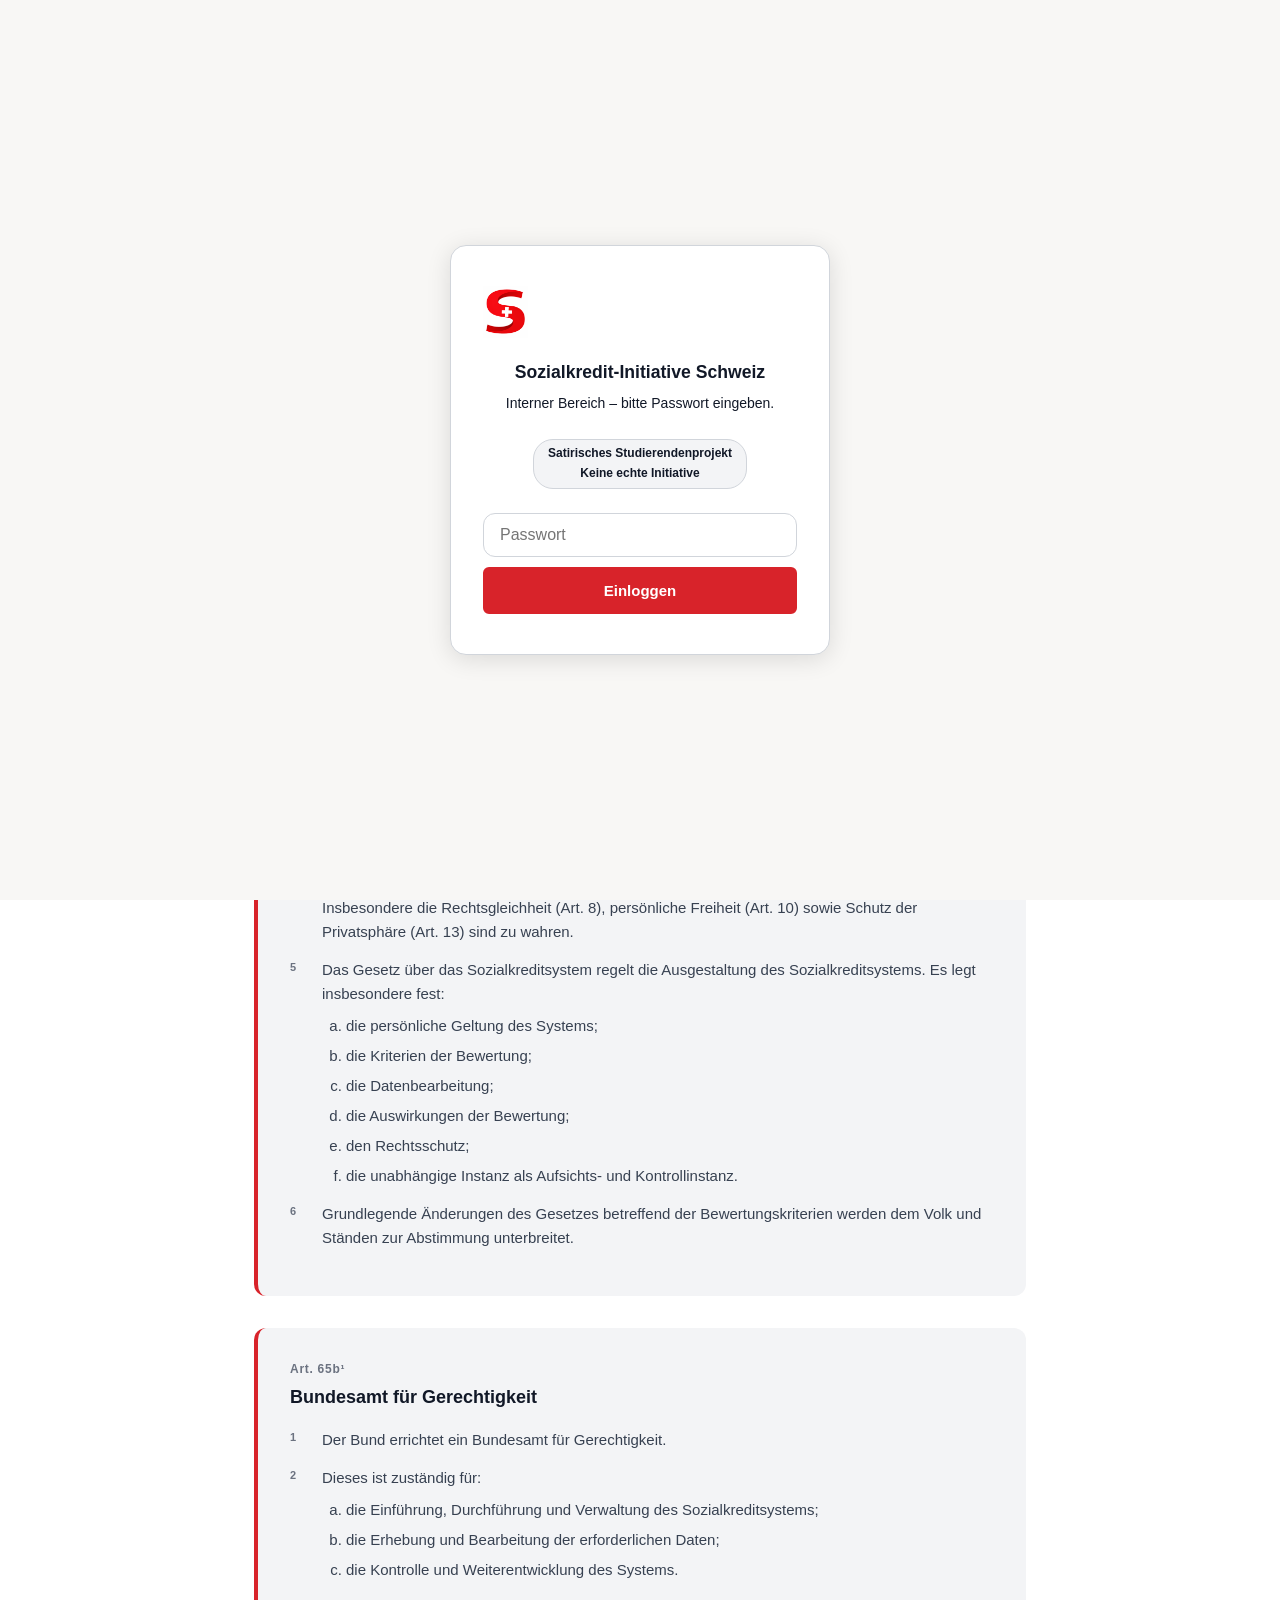
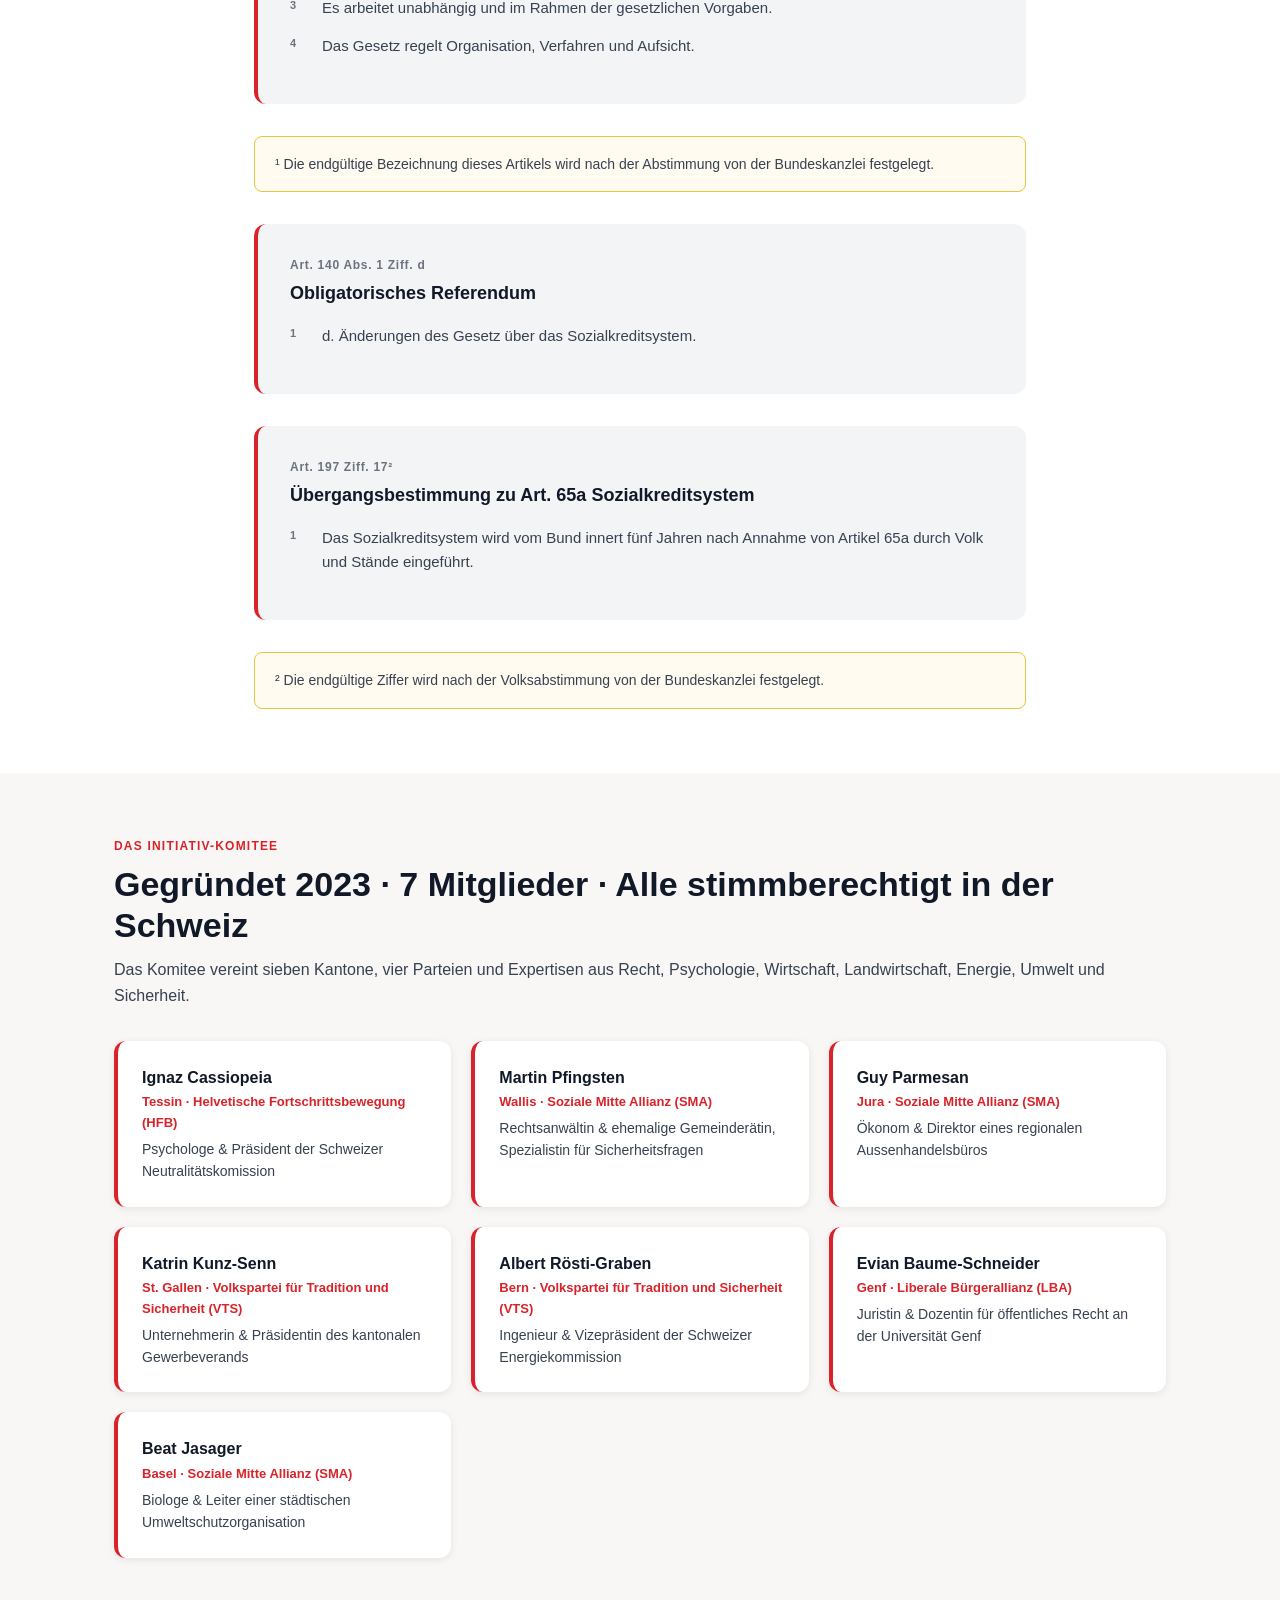
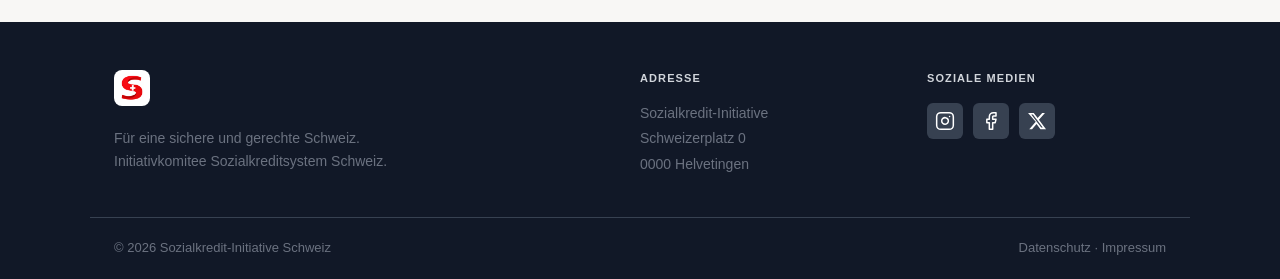
<file: testlauf/bundesverfassung.html>
<!DOCTYPE html>
<html lang="de">
<head>
  <meta charset="UTF-8">
  <meta name="viewport" content="width=device-width, initial-scale=1.0">
  <title>Bundesverfassung – Sozialkredit-Initiative Schweiz</title>
  <link rel="stylesheet" href="styles.css">
</head>
<body>

<nav class="site-nav">
  <div class="nav-inner">
    <a href="index.html" class="nav-logo">
      <img src="website_material/Logo_Sozialkredit.png" alt="SKS Logo">
      <span>Sozialkredit-Initiative Schweiz</span>
    </a>
    <button class="nav-hamburger" aria-label="Navigation öffnen">
      <span></span><span></span><span></span>
    </button>
    <ul class="nav-links">
      <li><a href="index.html">Startseite</a></li>
      <li><a href="initiative.html">Initiative</a></li>
      <li><a href="bundesverfassung.html">Bundesverfassung</a></li>
      <li><a href="faktencheck.html">Faktencheck</a></li>
      <li><a href="testlauf.html">Testlauf</a></li>
      <li><a href="spiel.html">Spiel</a></li>
      <li><a href="spenden.html" class="nav-cta">Spenden</a></li>
    </ul>
  </div>
</nav>

<!-- PAGE HEADER -->
<section style="padding: 3rem 0 2rem; border-bottom: 1px solid var(--grey-300);">
  <div class="container">
    <div class="section-label">Bundesverfassung</div>
    <h1 style="font-size: clamp(1.75rem, 4vw, 2.5rem);">Eidgenössische Volksinitiative<br>«für eine sichere und gerechte Schweiz<br>(Sozialkredit-Initiative)»</h1>
    <p class="lead" style="margin: 1rem 0 1.5rem;">Die Bundesverfassung soll wie folgt geändert werden.</p>
    <a href="#" class="btn btn-primary" data-modal="signature">Jetzt Sozialkredit-Initiative unterschreiben</a>
  </div>
</section>

<!-- VERFASSUNGSTEXT -->
<section>
  <div class="container" style="max-width: 820px;">
    <div class="section-label">Initiativtext</div>
    <h2 style="margin-bottom: 2rem;">Der vollständige Verfassungstext</h2>

    <!-- Art. 65a -->
    <div class="verfassung-article">
      <div class="art-label">Art. 65a¹</div>
      <h3>Sozialkreditsystem</h3>
      <ol>
        <li>Der Bund errichtet ein Sozialkreditsystem für natürliche Personen.</li>
        <li>Das Sozialkreditsystem dient der Förderung von gesetzeskonformem, verantwortungsbewusstem und solidarischem Verhalten.</li>
        <li>Es können Punkte vergeben und entzogen werden. Diese können bei staatlichen Leistungen, Bewilligungen, anderen öffentlich-rechtlichen Vorteilen oder weiteren Bereichen berücksichtigt werden.</li>
        <li>Der Bund erlässt ein Gesetz über das Sozialkreditsystem. Dabei sind die Grundrechte zu beachten. Insbesondere die Rechtsgleichheit (Art. 8), persönliche Freiheit (Art. 10) sowie Schutz der Privatsphäre (Art. 13) sind zu wahren.</li>
        <li>Das Gesetz über das Sozialkreditsystem regelt die Ausgestaltung des Sozialkreditsystems. Es legt insbesondere fest:
          <ol class="sub-list">
            <li>die persönliche Geltung des Systems;</li>
            <li>die Kriterien der Bewertung;</li>
            <li>die Datenbearbeitung;</li>
            <li>die Auswirkungen der Bewertung;</li>
            <li>den Rechtsschutz;</li>
            <li>die unabhängige Instanz als Aufsichts- und Kontrollinstanz.</li>
          </ol>
        </li>
        <li>Grundlegende Änderungen des Gesetzes betreffend der Bewertungskriterien werden dem Volk und Ständen zur Abstimmung unterbreitet.</li>
      </ol>
    </div>

    <!-- Art. 65b -->
    <div class="verfassung-article">
      <div class="art-label">Art. 65b¹</div>
      <h3>Bundesamt für Gerechtigkeit</h3>
      <ol>
        <li>Der Bund errichtet ein Bundesamt für Gerechtigkeit.</li>
        <li>Dieses ist zuständig für:
          <ol class="sub-list">
            <li>die Einführung, Durchführung und Verwaltung des Sozialkreditsystems;</li>
            <li>die Erhebung und Bearbeitung der erforderlichen Daten;</li>
            <li>die Kontrolle und Weiterentwicklung des Systems.</li>
          </ol>
        </li>
        <li>Es arbeitet unabhängig und im Rahmen der gesetzlichen Vorgaben.</li>
        <li>Das Gesetz regelt Organisation, Verfahren und Aufsicht.</li>
      </ol>
    </div>

    <div class="footnote-box">
      ¹ Die endgültige Bezeichnung dieses Artikels wird nach der Abstimmung von der Bundeskanzlei festgelegt.
    </div>

    <!-- Art. 140 -->
    <div class="verfassung-article" style="margin-top: 2rem;">
      <div class="art-label">Art. 140 Abs. 1 Ziff. d</div>
      <h3>Obligatorisches Referendum</h3>
      <ol>
        <li>d. Änderungen des Gesetz über das Sozialkreditsystem.</li>
      </ol>
    </div>

    <!-- Art. 197 -->
    <div class="verfassung-article">
      <div class="art-label">Art. 197 Ziff. 17²</div>
      <h3>Übergangsbestimmung zu Art. 65a Sozialkreditsystem</h3>
      <ol>
        <li>Das Sozialkreditsystem wird vom Bund innert fünf Jahren nach Annahme von Artikel 65a durch Volk und Stände eingeführt.</li>
      </ol>
    </div>

    <div class="footnote-box">
      ² Die endgültige Ziffer wird nach der Volksabstimmung von der Bundeskanzlei festgelegt.
    </div>

  </div>
</section>

<!-- COMMITTEE -->
<section class="bg-off-white">
  <div class="container">
    <div class="section-label">Das Initiativ-Komitee</div>
    <h2>Gegründet 2023 · 7 Mitglieder · Alle stimmberechtigt in der Schweiz</h2>
    <p style="color: var(--grey-700); margin-bottom: 2rem;">Das Komitee vereint sieben Kantone, vier Parteien und Expertisen aus Recht, Psychologie, Wirtschaft, Landwirtschaft, Energie, Umwelt und Sicherheit.</p>

    <div class="committee-grid">
      <div class="committee-card">
        <div class="committee-name">Ignaz Cassiopeia</div>
        <div class="committee-kanton">Tessin · Helvetische Fortschrittsbewegung (HFB)</div>
        <div class="committee-role">Psychologe &amp; Präsident der Schweizer Neutralitätskomission</div>
      </div>
      <div class="committee-card">
        <div class="committee-name">Martin Pfingsten</div>
        <div class="committee-kanton">Wallis · Soziale Mitte Allianz (SMA)</div>
        <div class="committee-role">Rechtsanwältin &amp; ehemalige Gemeinderätin, Spezialistin für Sicherheitsfragen</div>
      </div>
      <div class="committee-card">
        <div class="committee-name">Guy Parmesan</div>
        <div class="committee-kanton">Jura · Soziale Mitte Allianz (SMA)</div>
        <div class="committee-role">Ökonom &amp; Direktor eines regionalen Aussenhandelsbüros</div>
      </div>
      <div class="committee-card">
        <div class="committee-name">Katrin Kunz-Senn</div>
        <div class="committee-kanton">St. Gallen · Volkspartei für Tradition und Sicherheit (VTS)</div>
        <div class="committee-role">Unternehmerin &amp; Präsidentin des kantonalen Gewerbeverands</div>
      </div>
      <div class="committee-card">
        <div class="committee-name">Albert Rösti-Graben</div>
        <div class="committee-kanton">Bern · Volkspartei für Tradition und Sicherheit (VTS)</div>
        <div class="committee-role">Ingenieur &amp; Vizepräsident der Schweizer Energiekommission</div>
      </div>
      <div class="committee-card">
        <div class="committee-name">Evian Baume-Schneider</div>
        <div class="committee-kanton">Genf · Liberale Bürgerallianz (LBA)</div>
        <div class="committee-role">Juristin &amp; Dozentin für öffentliches Recht an der Universität Genf</div>
      </div>
      <div class="committee-card">
        <div class="committee-name">Beat Jasager</div>
        <div class="committee-kanton">Basel · Soziale Mitte Allianz (SMA)</div>
        <div class="committee-role">Biologe &amp; Leiter einer städtischen Umweltschutzorganisation</div>
      </div>
    </div>
  </div>
</section>

<!-- FOOTER -->
<footer class="site-footer">
  <div class="footer-inner">
    <div>
      <div class="footer-logo-wrap">
        <img src="website_material/Logo_Sozialkredit.png" alt="SKS" class="footer-logo">
      </div>
      <p class="footer-tagline">Für eine sichere und gerechte Schweiz.<br>Initiativkomitee Sozialkreditsystem Schweiz.</p>
    </div>
    <div>
      <div class="footer-title">Adresse</div>
      <address class="footer-address">Sozialkredit-Initiative<br>Schweizerplatz 0<br>0000 Helvetingen</address>
    </div>
    <div>
      <div class="footer-title">Soziale Medien</div>
      <div class="footer-social">
        <a href="#" aria-label="Instagram">
          <svg xmlns="http://www.w3.org/2000/svg" width="20" height="20" viewBox="0 0 24 24" fill="none" stroke="currentColor" stroke-width="1.8" stroke-linecap="round" stroke-linejoin="round"><rect x="2" y="2" width="20" height="20" rx="5" ry="5"/><path d="M16 11.37A4 4 0 1 1 12.63 8 4 4 0 0 1 16 11.37z"/><line x1="17.5" y1="6.5" x2="17.51" y2="6.5"/></svg>
        </a>
        <a href="#" aria-label="Facebook">
          <svg xmlns="http://www.w3.org/2000/svg" width="20" height="20" viewBox="0 0 24 24" fill="none" stroke="currentColor" stroke-width="1.8" stroke-linecap="round" stroke-linejoin="round"><path d="M18 2h-3a5 5 0 0 0-5 5v3H7v4h3v8h4v-8h3l1-4h-4V7a1 1 0 0 1 1-1h3z"/></svg>
        </a>
        <a href="#" aria-label="X">
          <svg xmlns="http://www.w3.org/2000/svg" width="20" height="20" viewBox="0 0 24 24" fill="currentColor"><path d="M18.244 2.25h3.308l-7.227 8.26 8.502 11.24H16.17l-4.714-6.231-5.401 6.231H2.744l7.73-8.835L1.254 2.25H8.08l4.713 6.231 5.45-6.231zm-1.161 17.52h1.833L7.084 4.126H5.117z"/></svg>
        </a>
      </div>
    </div>
  </div>
  <div class="footer-bottom">
    <span>© 2026 Sozialkredit-Initiative Schweiz</span>
    <div><a href="#">Datenschutz</a> · <a href="#">Impressum</a></div>
  </div>
</footer>

<!-- SIGNATURE MODAL -->
<div class="modal-overlay" id="signature-modal" role="dialog" aria-modal="true">
  <div class="modal">
    <div class="modal-header">
      <div><div class="section-label">Eidgenössische Volksinitiative</div><h2 style="margin-bottom:0;">Jetzt unterschreiben</h2></div>
      <button class="modal-close" aria-label="Schliessen">×</button>
    </div>
    <form id="signature-form">
      <div class="form-grid">
        <div class="form-group"><label class="form-label" for="sig-vorname">Vorname</label><input class="form-input" id="sig-vorname" type="text" required placeholder="Maria"></div>
        <div class="form-group"><label class="form-label" for="sig-nachname">Nachname</label><input class="form-input" id="sig-nachname" type="text" required placeholder="Muster"></div>
        <div class="form-group full"><label class="form-label" for="sig-adresse">Adresse</label><input class="form-input" id="sig-adresse" type="text" required placeholder="Musterstrasse 1"></div>
        <div class="form-group"><label class="form-label" for="sig-plz">PLZ</label><input class="form-input" id="sig-plz" type="text" required placeholder="9000" maxlength="4"></div>
        <div class="form-group"><label class="form-label" for="sig-ort">Ort</label><input class="form-input" id="sig-ort" type="text" required placeholder="St. Gallen"></div>
        <div class="form-group"><label class="form-label" for="sig-kanton">Kanton</label><select class="form-select" id="sig-kanton" required><option value="">Bitte wählen</option><option>Aargau</option><option>Bern</option><option>Genf</option><option>Jura</option><option>St. Gallen</option><option>Tessin</option><option>Wallis</option><option>Zürich</option></select></div>
        <div class="form-group"><label class="form-label" for="sig-geburt">Geburtsdatum</label><input class="form-input" id="sig-geburt" type="date" required></div>
        <div class="form-group full"><label class="form-label">Unterschrift</label><div class="signature-area">Hier unterschreiben (Klick zum Simulieren)</div></div>
        <div class="form-group full"><label class="form-checkbox"><input type="checkbox" required> Ich nehme die <a href="#" data-modal="privacy">Datenschutzerklärung</a> zur Kenntnis.</label></div>
      </div>
      <div class="form-actions">
        <button type="submit" class="btn btn-primary" style="flex:1;">Unterschrift einreichen</button>
        <button type="button" class="btn btn-outline modal-close">Abbrechen</button>
      </div>
    </form>
  </div>
</div>

<script src="scripts.js"></script>
</body>
</html>
</file>
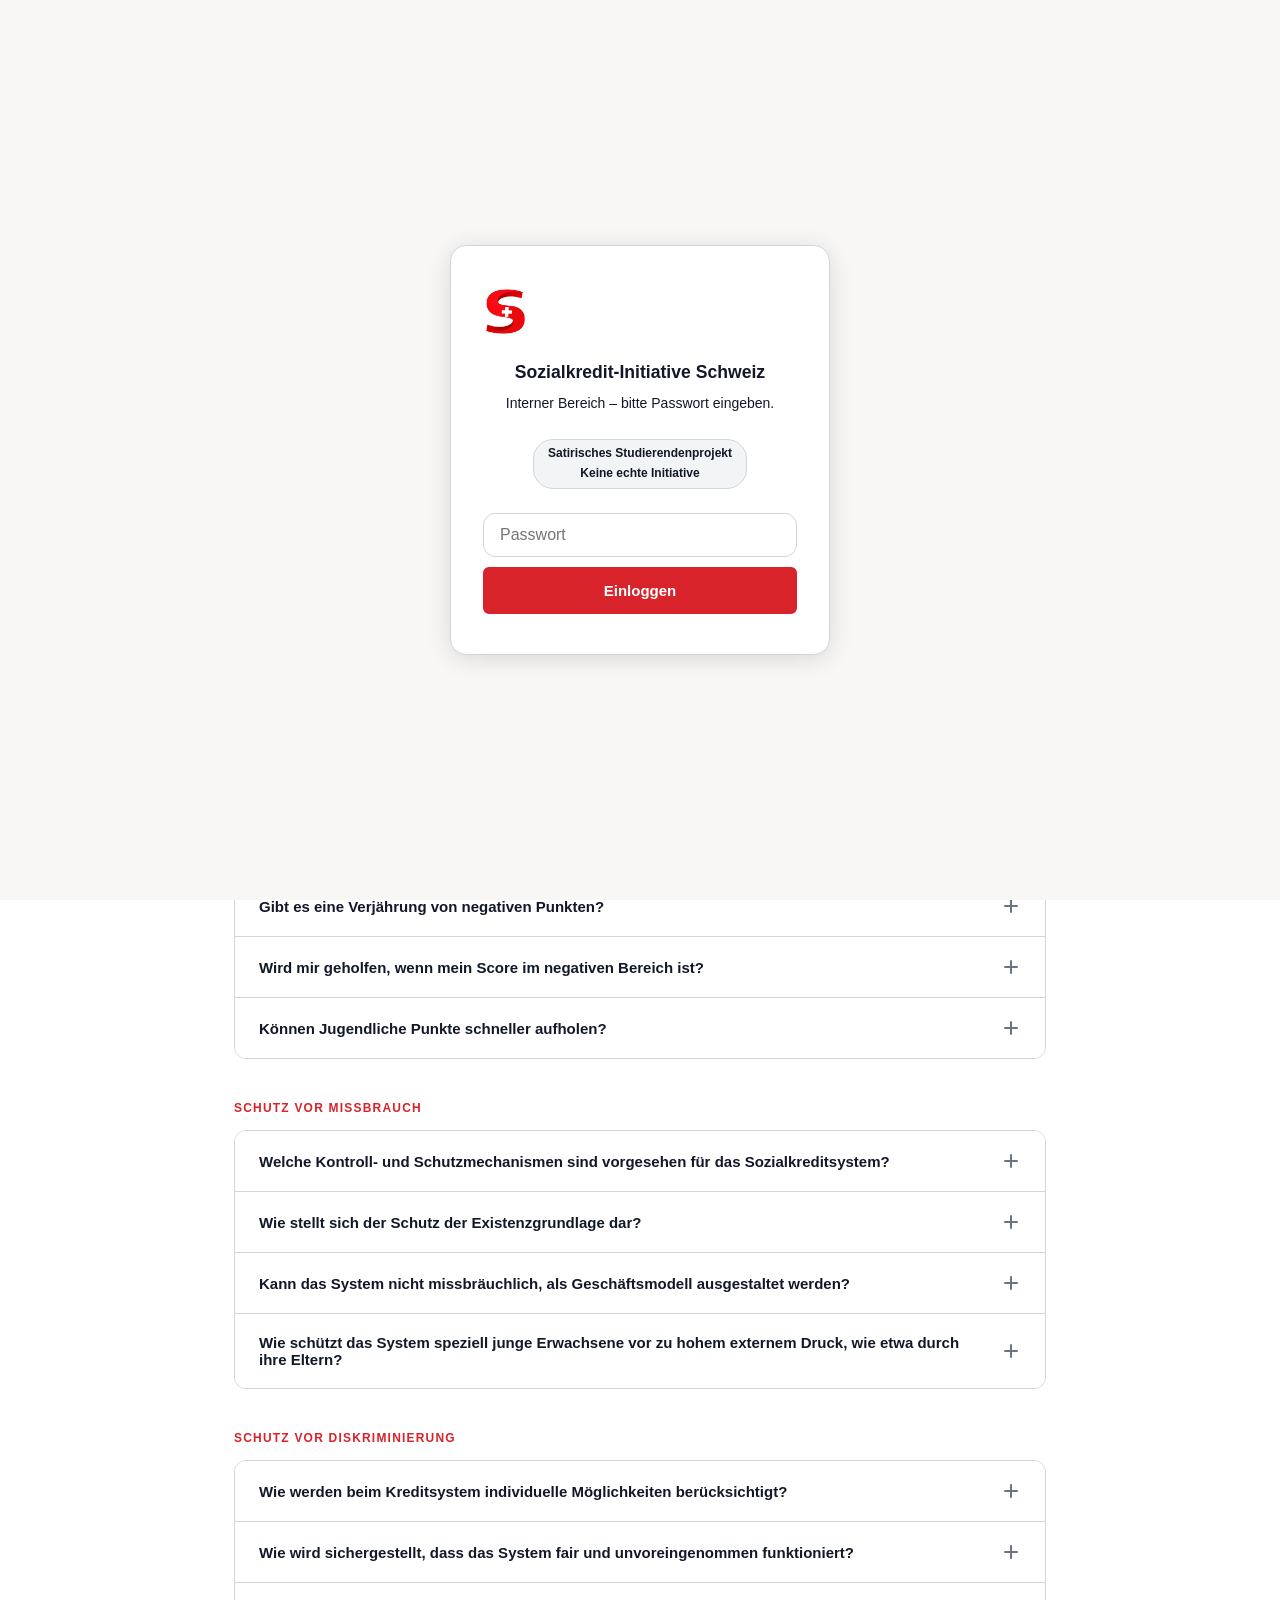
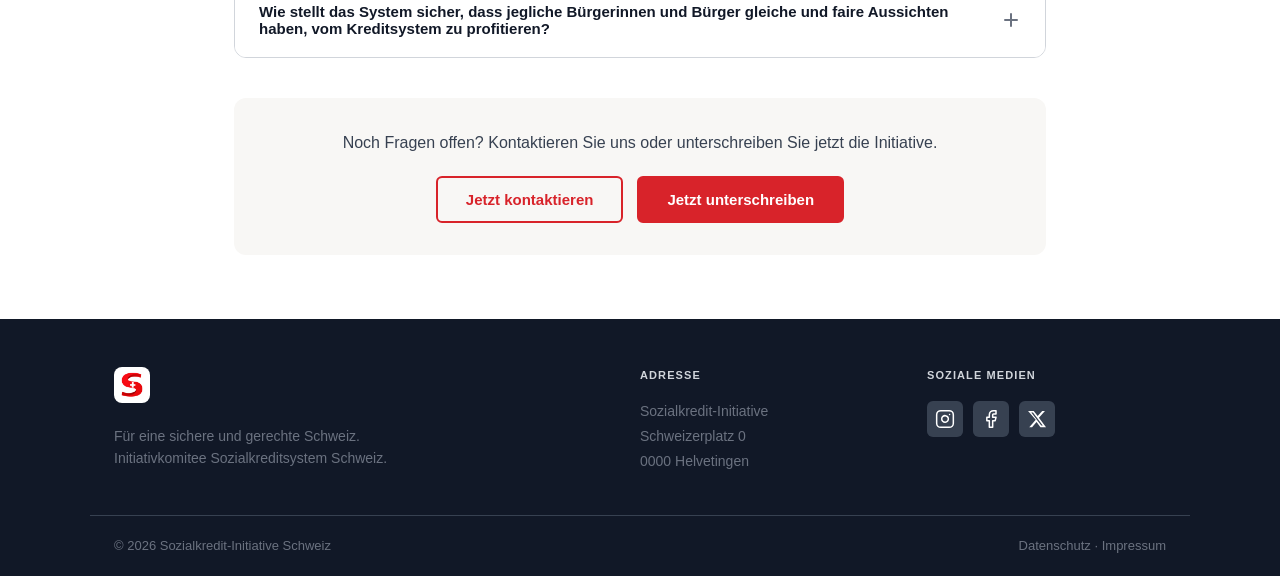
<file: testlauf/faktencheck.html>
<!DOCTYPE html>
<html lang="de">
<head>
  <meta charset="UTF-8">
  <meta name="viewport" content="width=device-width, initial-scale=1.0">
  <title>Faktencheck – Sozialkredit-Initiative Schweiz</title>
  <link rel="stylesheet" href="styles.css">
</head>
<body>

<nav class="site-nav">
  <div class="nav-inner">
    <a href="index.html" class="nav-logo">
      <img src="website_material/Logo_Sozialkredit.png" alt="SKS Logo">
      <span>Sozialkredit-Initiative Schweiz</span>
    </a>
    <button class="nav-hamburger" aria-label="Navigation öffnen">
      <span></span><span></span><span></span>
    </button>
    <ul class="nav-links">
      <li><a href="index.html">Startseite</a></li>
      <li><a href="initiative.html">Initiative</a></li>
      <li><a href="bundesverfassung.html">Bundesverfassung</a></li>
      <li><a href="faktencheck.html">Faktencheck</a></li>
      <li><a href="testlauf.html">Testlauf</a></li>
      <li><a href="spiel.html">Spiel</a></li>
      <li><a href="spenden.html" class="nav-cta">Spenden</a></li>
    </ul>
  </div>
</nav>

<!-- PAGE HEADER -->
<section style="padding: 3rem 0 2rem; border-bottom: 1px solid var(--grey-300);">
  <div class="container">
    <div class="section-label">Faktencheck</div>
    <h1 style="font-size: clamp(1.75rem, 4vw, 2.75rem);">Faktencheck</h1>
    <p class="lead" style="margin: 0.75rem 0 1.5rem; max-width: none;">In einer Schweiz, die sich laufend und schnell verändert, stossen unsere traditionellen sozialen Systeme an ihre Grenzen und lassen oft genau jene im Stich, die sich täglich für unsere Gemeinschaft einsetzen. Um Ihre Fragen oder Unklarheiten im Zusammenhang mit der Initiative sowie der Ausgestaltung des Sozialkreditsystems zu beantworten, finden Sie hier unsere Antworten auf die häufigsten Fragen.</p>
    <a href="#" class="btn btn-primary" data-modal="signature">Jetzt Sozialkredit-Initiative unterschreiben</a>
  </div>
</section>

<!-- FAQ ACCORDIONS -->
<section>
  <div class="container" style="max-width: 860px;">

    <!-- GROUP 1: Freiheit & Sicherheit -->
    <div class="accordion-group">
      <div class="accordion-group-label">Freiheit &amp; Sicherheit</div>
      <div class="accordion">

        <div class="accordion-item">
          <button class="accordion-btn" aria-expanded="false">
            Verliere ich durch die Überwachung meine Freiheit?
            <span class="acc-icon" aria-hidden="true"></span>
          </button>
          <div class="accordion-body">
            <p>Im Gegenteil: Das System schützt die Freiheit jedes Einzelnen. Die Datenerhebung erfolgt zweckgebunden und transparent. Sie haben jederzeit vollen Zugriff auf Ihr Konto und können einsehen, welche Datenquellen zu Ihrer Punktevergabe respektiv zu Ihrem Punkteabzug geführt haben.</p>
            <p>Zudem wird das Sozialkreditsystem sowohl in der Bundesverfassung als auch im Gesetz verankert. So kann jeder Schweizer Stimmbürger demokratisch Einfluss auf das System nehmen. Gleichzeitig wird eine Ombudsstelle, eine unabhängige Kontroll- und Aufsichtsinstanz, eingerichtet, welche das System und die damit zusammenhängenden Behörden laufend auf Richtigkeit und ihr gesetzes- und regelkonformes Verhalten prüft.</p>
          </div>
        </div>

        <div class="accordion-item">
          <button class="accordion-btn" aria-expanded="false">
            Kann ich mich gegen meine individuelle Punktevergabe respektiv Punkteabzug wehren, sollte dieser unbegründet oder falsch sein?
            <span class="acc-icon" aria-hidden="true"></span>
          </button>
          <div class="accordion-body">
            <p>Im Rahmen des Gesetzes über das Sozialkreditsystem wird der Rechtsschutz geregelt. Sie haben dabei die Möglichkeit, jegliche Punktevergaben und -abzüge mit dem entsprechend vorgesehenen Rechtsmittel anzufechten.</p>
          </div>
        </div>

        <div class="accordion-item">
          <button class="accordion-btn" aria-expanded="false">
            Ist das Schweizer Sozialkreditsystem mit dem System in China vergleichbar?
            <span class="acc-icon" aria-hidden="true"></span>
          </button>
          <div class="accordion-body">
            <p>Nein. Unser Modell ist ein eigenständiger Schweizer Weg, der auf direkter Demokratie und Rechtsstaatlichkeit basiert. Während in anderen Ländern Systeme oft intransparent sind, wird unser System vom Schweizer Volk in einer Abstimmung legitimiert und unterliegt strengen Datenschutzrichtlinien sowie einer unabhängigen Kontrolle durch eine dafür eigens geschaffene unabhängige Stelle. Zudem kann auch nach der Einführung des Systems demokratischen Einfluss genommen werden.</p>
          </div>
        </div>

      </div>
    </div>

    <!-- GROUP 2: Minuspunkte -->
    <div class="accordion-group">
      <div class="accordion-group-label">Minuspunkte</div>
      <div class="accordion">

        <div class="accordion-item">
          <button class="accordion-btn" aria-expanded="false">
            Wie kann ich Minuspunkte wieder ausgleichen?
            <span class="acc-icon" aria-hidden="true"></span>
          </button>
          <div class="accordion-body">
            <p>Das System ist auf Wachstum und Lernen ausgelegt. Sie können Minuspunkte jederzeit durch pro-soziales Engagement aktiv neutralisieren. Dazu zählen beispielsweise die Teilnahme an kommunalen Reinigungsaktionen, dokumentierte Nachbarschaftshilfe oder die Übernahme von Volontariaten in lokalen Vereinen. Jede positive Handlung fliesst direkt in Ihren Score ein und beschleunigt den Weg zurück in den Basis-Status.</p>
          </div>
        </div>

        <div class="accordion-item">
          <button class="accordion-btn" aria-expanded="false">
            Gelange ich nicht durch die Minuspunkte in eine Negativspirale?
            <span class="acc-icon" aria-hidden="true"></span>
          </button>
          <div class="accordion-body">
            <p>Unser Sozialkreditsystem ist gesetzlich so ausgestaltet, dass eine individuelle Verbesserung jederzeit möglich ist, wie zum Beispiel durch Ihr soziales Engagement. Zudem sieht das System durch die Hilfsangebote, Mechanismen vor, welche den einzelnen Personen die notwendige Unterstützung bieten. Nicht zu vergessen, die Verjährung der Punkte nach einer gewissen Dauer.</p>
          </div>
        </div>

        <div class="accordion-item">
          <button class="accordion-btn" aria-expanded="false">
            Gibt es eine Verjährung von negativen Punkten?
            <span class="acc-icon" aria-hidden="true"></span>
          </button>
          <div class="accordion-body">
            <p>Ja. Wir glauben an das Recht auf eine zweite Chance. Negative Punkte bleiben nicht lebenslang bestehen, sondern verjähren nach einem festgelegten Zeitraum. So stellen wir sicher, dass Fehltritte aus der Vergangenheit Ihre Zukunft nicht dauerhaft blockieren.</p>
          </div>
        </div>

        <div class="accordion-item">
          <button class="accordion-btn" aria-expanded="false">
            Wird mir geholfen, wenn mein Score im negativen Bereich ist?
            <span class="acc-icon" aria-hidden="true"></span>
          </button>
          <div class="accordion-body">
            <p>Absolut. Das System sieht Sie nicht als Gegner, sondern als Teil des Teams. Im Reflexions- oder Integrations-Status erhalten Sie gezielte Vorschläge und Beratungsangebote, wie Sie durch einfache, alltagsnahe Beiträge Ihren Punktestand effizient verbessern können. Ziel ist immer die erfolgreiche Reintegration.</p>
          </div>
        </div>

        <div class="accordion-item">
          <button class="accordion-btn" aria-expanded="false">
            Können Jugendliche Punkte schneller aufholen?
            <span class="acc-icon" aria-hidden="true"></span>
          </button>
          <div class="accordion-body">
            <p>Ja, für junge Bürgerinnen und Bürger unter 18 Jahren sieht das System mildere Kriterien und beschleunigte Möglichkeiten zum Punkteaufbau vor. Wir möchten, dass junge Menschen aus Fehlern lernen können, ohne dass dies ihren Start in das Erwachsenenleben (z.B. bei der ersten Wohnungssuche) übermässig belastet.</p>
          </div>
        </div>

      </div>
    </div>

    <!-- GROUP 3: Schutz vor Missbrauch -->
    <div class="accordion-group">
      <div class="accordion-group-label">Schutz vor Missbrauch</div>
      <div class="accordion">

        <div class="accordion-item">
          <button class="accordion-btn" aria-expanded="false">
            Welche Kontroll- und Schutzmechanismen sind vorgesehen für das Sozialkreditsystem?
            <span class="acc-icon" aria-hidden="true"></span>
          </button>
          <div class="accordion-body">
            <p>Das Sozialkreditsystem sieht mehrstufige Sicherheitsmechanismen vor, die sicherstellen, dass das System ein Werkzeug der Schweizer Bürgerinnen und Bürger bleibt. Dabei wird zum einen eine externe und unabhängige Instanz eingeführt, welche die Rechtmässigkeit der Punktevergabe prüft und als erste Anlaufstelle für Bürgerbeschwerden dient. Weiter unterliegt jede grundlegende Änderung der Bewertungskriterien dem obligatorischen Referendum. Zuletzt soll bei jeder Punktevergabe die Möglichkeit bestehen, Einspruch zu erheben.</p>
            <p>Die im Rahmen des Sozialkreditsystems gesammelten Daten werden ausschliesslich für die im Gesetz definierten Zwecke erhoben. Ein unbefugter Zugriff oder die Weitergabe an Dritte ist untersagt. Auch die Berechnungslogik des Bundesamtes für Gerechtigkeit ist nicht geheim. Sie ist quelloffen (Open Source) und wird von Experten auf Fairness, Datensicherheit und -schutz sowie Diskriminierung geprüft.</p>
          </div>
        </div>

        <div class="accordion-item">
          <button class="accordion-btn" aria-expanded="false">
            Wie stellt sich der Schutz der Existenzgrundlage dar?
            <span class="acc-icon" aria-hidden="true"></span>
          </button>
          <div class="accordion-body">
            <p>Der Punktestand darf niemals dazu führen, dass die medizinische Notfall- und Grundversorgung, das Existenzminimum oder die Menschenwürde sowie Grundrechte verletzt werden. Es besteht eine Untergrenze, die verhindert, dass man in eine existenzbedrohende Abwärtsspirale gerät.</p>
          </div>
        </div>

        <div class="accordion-item">
          <button class="accordion-btn" aria-expanded="false">
            Kann das System nicht missbräuchlich, als Geschäftsmodell ausgestaltet werden?
            <span class="acc-icon" aria-hidden="true"></span>
          </button>
          <div class="accordion-body">
            <p>Durch gesetzliche Bestimmungen werden Schranken gesetzt, welche sicherstellen, dass die Vorteile nicht zweckentfremdet oder gewinnbringend weiterverwertet werden. Dies geschieht etwa durch die Beschränkung auf die eigene Nutzung, der Weitergabe. Dabei soll auch die Aufsicht durch das Bundesamt für Gerechtigkeit über das Sozialkreditsystem aktiv gegen den Systemmissbrauch vorgehen.</p>
          </div>
        </div>

        <div class="accordion-item">
          <button class="accordion-btn" aria-expanded="false">
            Wie schützt das System speziell junge Erwachsene vor zu hohem externem Druck, wie etwa durch ihre Eltern?
            <span class="acc-icon" aria-hidden="true"></span>
          </button>
          <div class="accordion-body">
            <p>Das Sozialkreditsystem appelliert gerade an die Eigenverantwortung. Zudem setzt das System eine klare Altersgrenze, indem Personen erst mit 16 Jahren in das System eintreten und sie anschliessend zwei Jahren von Schutzmechanismen, namentlich weniger strengen Minuspunktebestimmungen, profitieren. Die Eigenverantwortung wird durch das Sozialkreditsystem gefördert, da durch das neu eingeführte Gesetz die Auswirkungen jeglicher Handlungen transparent gemacht werden. Das System soll soziales Verhalten fördern, zwingt jedoch niemanden zu einem bestimmten Verhalten.</p>
          </div>
        </div>

      </div>
    </div>

    <!-- GROUP 4: Schutz vor Diskriminierung -->
    <div class="accordion-group">
      <div class="accordion-group-label">Schutz vor Diskriminierung</div>
      <div class="accordion">

        <div class="accordion-item">
          <button class="accordion-btn" aria-expanded="false">
            Wie werden beim Kreditsystem individuelle Möglichkeiten berücksichtigt?
            <span class="acc-icon" aria-hidden="true"></span>
          </button>
          <div class="accordion-body">
            <p>Ein Sozialkreditsystem verdient seinen Namen nur, wenn es die Individualität und Vielfalt unserer Gesellschaft respektiert. Für uns bedeutet Gerechtigkeit, dass jeder Mensch die gleichen Chancen erhält, unabhängig von seinen persönlichen Startbedingungen. Für Personen mit gesundheitlichen Einschränkungen oder in besonderen Lebenslagen sieht das System spezifische Ausnahmeregelungen vor, damit keine Benachteiligungen durch unverschuldete Umstände entstehen.</p>
          </div>
        </div>

        <div class="accordion-item">
          <button class="accordion-btn" aria-expanded="false">
            Wie wird sichergestellt, dass das System fair und unvoreingenommen funktioniert?
            <span class="acc-icon" aria-hidden="true"></span>
          </button>
          <div class="accordion-body">
            <p>Die Algorithmen des Bundesamtes für Gerechtigkeit werden kontinuierlich auf «Bias» (Voreingenommenheit) geprüft, um sicherzustellen, dass Faktoren wie Wohnort, Alter oder finanzielle Situation nicht zu einer systematischen Benachteiligung führen. Die Punkteverteilung im System basiert auf Grundlage der im Gesetz klar definierten und objektiven Kriterien und nicht auf Basis subjektiver Einschätzungen.</p>
          </div>
        </div>

        <div class="accordion-item">
          <button class="accordion-btn" aria-expanded="false">
            Wie stellt das System sicher, dass jegliche Bürgerinnen und Bürger gleiche und faire Aussichten haben, vom Kreditsystem zu profitieren?
            <span class="acc-icon" aria-hidden="true"></span>
          </button>
          <div class="accordion-body">
            <p>Das Kreditsystem sieht nicht nur vor, dass die Punktevergabe aufgrund von gesetzlich vordefinierten Kriterien erfolgt. Dabei soll die Beurteilungskriterien entsprechend so ausgestaltet werden, dass jegliche Personen die Chance bekommen, unabhängig ihren allfälligen Verpflichtungen, vom Kreditsystem zu profitieren. Die Punkte sollen nicht nur aufgrund zusätzlich aktiv geleisteter Handlungen gewonnen werden können. Das Kreditsystem soll auch die Möglichkeit vorsehen, durch alltägliche Tätigkeiten Pluspunkte zu generieren. So soll die Verantwortung, die einzelne Personen in ihrer Gesellschaft und für ihr jeweiliges Umfeld übernimmt soll anerkannt werden.</p>
          </div>
        </div>

      </div>
    </div>

    <!-- CTA -->
    <div style="text-align: center; padding: 2rem; background: var(--off-white); border-radius: var(--radius); margin-top: 1rem;">
      <p style="color: var(--grey-700); margin-bottom: 1.25rem;">Noch Fragen offen? Kontaktieren Sie uns oder unterschreiben Sie jetzt die Initiative.</p>
      <div class="btn-group" style="justify-content: center;">
        <a href="#" class="btn btn-outline" data-modal="contact">Jetzt kontaktieren</a>
        <a href="#" class="btn btn-primary" data-modal="signature">Jetzt unterschreiben</a>
      </div>
    </div>

  </div>
</section>

<!-- FOOTER -->
<footer class="site-footer">
  <div class="footer-inner">
    <div>
      <div class="footer-logo-wrap">
        <img src="website_material/Logo_Sozialkredit.png" alt="SKS" class="footer-logo">
      </div>
      <p class="footer-tagline">Für eine sichere und gerechte Schweiz.<br>Initiativkomitee Sozialkreditsystem Schweiz.</p>
    </div>
    <div>
      <div class="footer-title">Adresse</div>
      <address class="footer-address">Sozialkredit-Initiative<br>Schweizerplatz 0<br>0000 Helvetingen</address>
    </div>
    <div>
      <div class="footer-title">Soziale Medien</div>
      <div class="footer-social">
        <a href="#" aria-label="Instagram">
          <svg xmlns="http://www.w3.org/2000/svg" width="20" height="20" viewBox="0 0 24 24" fill="none" stroke="currentColor" stroke-width="1.8" stroke-linecap="round" stroke-linejoin="round"><rect x="2" y="2" width="20" height="20" rx="5" ry="5"/><path d="M16 11.37A4 4 0 1 1 12.63 8 4 4 0 0 1 16 11.37z"/><line x1="17.5" y1="6.5" x2="17.51" y2="6.5"/></svg>
        </a>
        <a href="#" aria-label="Facebook">
          <svg xmlns="http://www.w3.org/2000/svg" width="20" height="20" viewBox="0 0 24 24" fill="none" stroke="currentColor" stroke-width="1.8" stroke-linecap="round" stroke-linejoin="round"><path d="M18 2h-3a5 5 0 0 0-5 5v3H7v4h3v8h4v-8h3l1-4h-4V7a1 1 0 0 1 1-1h3z"/></svg>
        </a>
        <a href="#" aria-label="X">
          <svg xmlns="http://www.w3.org/2000/svg" width="20" height="20" viewBox="0 0 24 24" fill="currentColor"><path d="M18.244 2.25h3.308l-7.227 8.26 8.502 11.24H16.17l-4.714-6.231-5.401 6.231H2.744l7.73-8.835L1.254 2.25H8.08l4.713 6.231 5.45-6.231zm-1.161 17.52h1.833L7.084 4.126H5.117z"/></svg>
        </a>
      </div>
    </div>
  </div>
  <div class="footer-bottom">
    <span>© 2026 Sozialkredit-Initiative Schweiz</span>
    <div><a href="#">Datenschutz</a> · <a href="#">Impressum</a></div>
  </div>
</footer>

<!-- SIGNATURE MODAL -->
<div class="modal-overlay" id="signature-modal" role="dialog" aria-modal="true">
  <div class="modal">
    <div class="modal-header">
      <div><div class="section-label">Eidgenössische Volksinitiative</div><h2 style="margin-bottom:0;">Jetzt unterschreiben</h2></div>
      <button class="modal-close" aria-label="Schliessen">×</button>
    </div>
    <form id="signature-form">
      <div class="form-grid">
        <div class="form-group"><label class="form-label" for="sig-vorname">Vorname</label><input class="form-input" id="sig-vorname" type="text" required placeholder="Maria"></div>
        <div class="form-group"><label class="form-label" for="sig-nachname">Nachname</label><input class="form-input" id="sig-nachname" type="text" required placeholder="Muster"></div>
        <div class="form-group full"><label class="form-label" for="sig-adresse">Adresse</label><input class="form-input" id="sig-adresse" type="text" required placeholder="Musterstrasse 1"></div>
        <div class="form-group"><label class="form-label" for="sig-plz">PLZ</label><input class="form-input" id="sig-plz" type="text" required placeholder="9000" maxlength="4"></div>
        <div class="form-group"><label class="form-label" for="sig-ort">Ort</label><input class="form-input" id="sig-ort" type="text" required placeholder="St. Gallen"></div>
        <div class="form-group"><label class="form-label" for="sig-kanton">Kanton</label><select class="form-select" id="sig-kanton" required><option value="">Bitte wählen</option><option>Aargau</option><option>Bern</option><option>Genf</option><option>Jura</option><option>St. Gallen</option><option>Tessin</option><option>Wallis</option><option>Zürich</option></select></div>
        <div class="form-group"><label class="form-label" for="sig-geburt">Geburtsdatum</label><input class="form-input" id="sig-geburt" type="date" required></div>
        <div class="form-group full"><label class="form-label">Unterschrift</label><div class="signature-area">Hier unterschreiben (Klick zum Simulieren)</div></div>
        <div class="form-group full"><label class="form-checkbox"><input type="checkbox" required> Ich nehme die <a href="#" data-modal="privacy">Datenschutzerklärung</a> zur Kenntnis.</label></div>
      </div>
      <div class="form-actions">
        <button type="submit" class="btn btn-primary" style="flex:1;">Unterschrift einreichen</button>
        <button type="button" class="btn btn-outline modal-close">Abbrechen</button>
      </div>
    </form>
  </div>
</div>

<!-- CONTACT MODAL -->
<div class="modal-overlay" id="contact-modal" role="dialog" aria-modal="true">
  <div class="modal">
    <div class="modal-header">
      <div><div class="section-label">Kontakt</div><h2 style="margin-bottom:0;">Frage stellen</h2></div>
      <button class="modal-close" aria-label="Schliessen" data-modal-target="contact">×</button>
    </div>
    <form id="contact-form">
      <div class="form-grid">
        <div class="form-group"><label class="form-label" for="con-vorname">Vorname</label><input class="form-input" id="con-vorname" type="text" required placeholder="Maria"></div>
        <div class="form-group"><label class="form-label" for="con-nachname">Nachname</label><input class="form-input" id="con-nachname" type="text" required placeholder="Muster"></div>
        <div class="form-group full"><label class="form-label" for="con-email">E-Mail</label><input class="form-input" id="con-email" type="email" required placeholder="maria.muster@beispiel.ch"></div>
        <div class="form-group full"><label class="form-label" for="con-betreff">Betreff</label><input class="form-input" id="con-betreff" type="text" required placeholder="Frage zur Initiative"></div>
        <div class="form-group full"><label class="form-label" for="con-nachricht">Ihre Frage</label><textarea class="form-textarea" id="con-nachricht" required placeholder="Schreiben Sie hier Ihre Frage..." style="min-height:120px;"></textarea></div>
        <div class="form-group full"><label class="form-checkbox"><input type="checkbox" required> Ich nehme die <a href="#" data-modal="privacy">Datenschutzerklärung</a> zur Kenntnis.</label></div>
      </div>
      <div class="form-actions">
        <button type="submit" class="btn btn-primary" style="flex:1;">Frage einreichen</button>
        <button type="button" class="btn btn-outline modal-close" data-modal-target="contact" style="padding:0.75rem 2rem;">Abbrechen</button>
      </div>
    </form>
  </div>
</div>

<script src="scripts.js"></script>
</body>
</html>
</file>
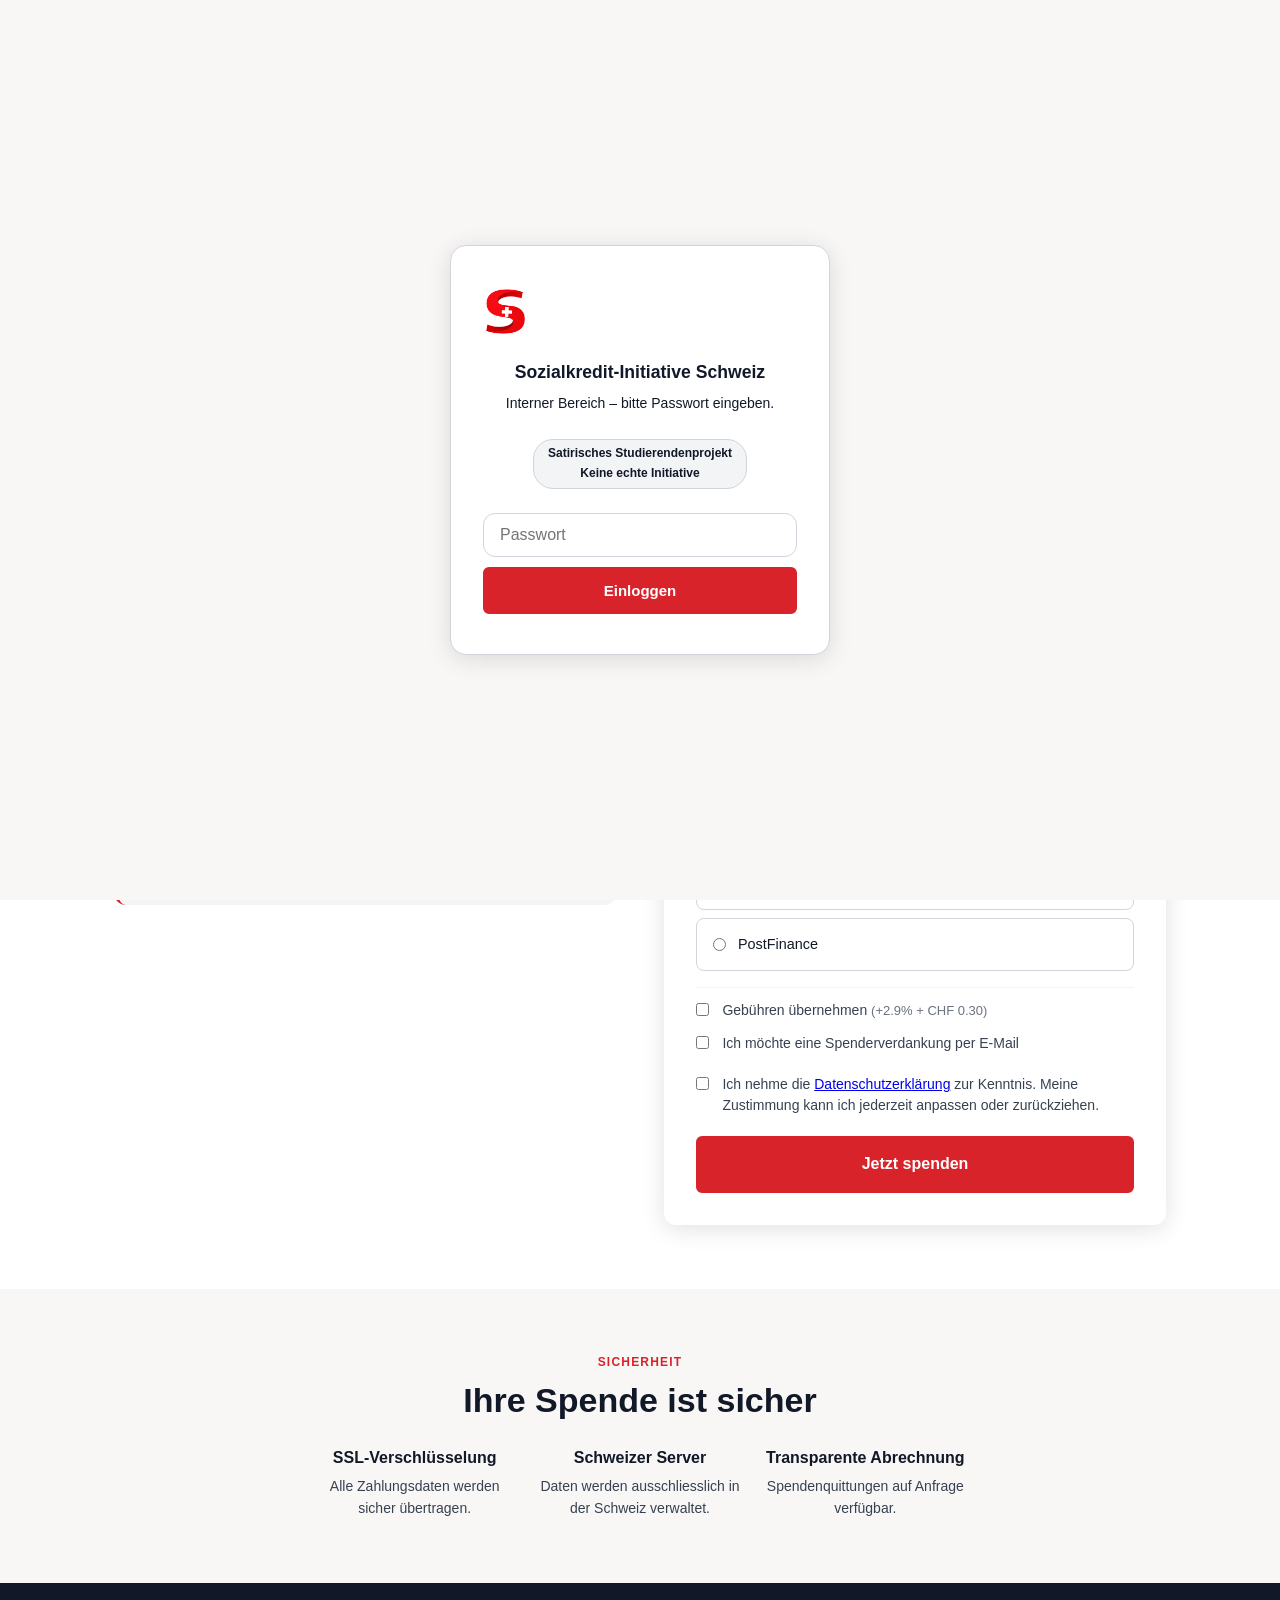
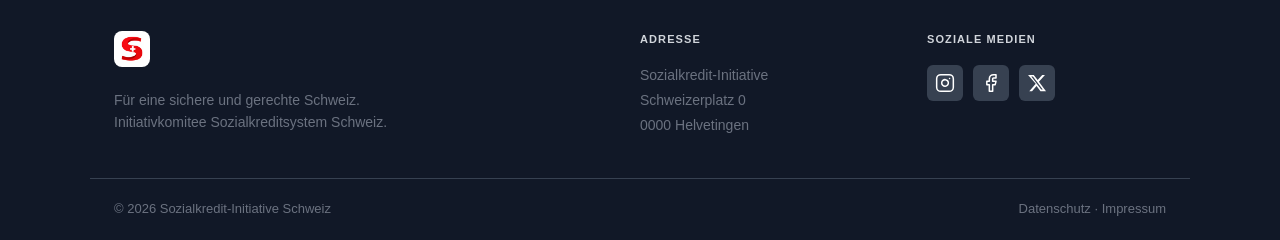
<file: testlauf/spenden.html>
<!DOCTYPE html>
<html lang="de">
<head>
  <meta charset="UTF-8">
  <meta name="viewport" content="width=device-width, initial-scale=1.0">
  <title>Spenden – Sozialkredit-Initiative Schweiz</title>
  <link rel="stylesheet" href="styles.css">
</head>
<body>

<nav class="site-nav">
  <div class="nav-inner">
    <a href="index.html" class="nav-logo">
      <img src="website_material/Logo_Sozialkredit.png" alt="SKS Logo">
      <span>Sozialkredit-Initiative Schweiz</span>
    </a>
    <button class="nav-hamburger" aria-label="Navigation öffnen">
      <span></span><span></span><span></span>
    </button>
    <ul class="nav-links">
      <li><a href="index.html">Startseite</a></li>
      <li><a href="initiative.html">Initiative</a></li>
      <li><a href="bundesverfassung.html">Bundesverfassung</a></li>
      <li><a href="faktencheck.html">Faktencheck</a></li>
      <li><a href="testlauf.html">Testlauf</a></li>
      <li><a href="spiel.html">Spiel</a></li>
      <li><a href="spenden.html" class="nav-cta">Spenden</a></li>
    </ul>
  </div>
</nav>

<!-- PAGE HEADER -->
<section style="padding: 3rem 0 2rem; border-bottom: 1px solid var(--grey-300);">
  <div class="container">
    <div class="section-label">Spenden</div>
    <h1 style="font-size: clamp(1.75rem, 4vw, 2.75rem);">Spenden</h1>
    <p class="lead" style="margin: 0.75rem 0 0; max-width: none;">Die Lancierung einer nationalen Volksinitiative ist mit hohen Kosten verbunden, von der Mobilisierung bis zur professionellen Aufklärung. Danke, dass du uns dabei hilfst, diese Kosten zu decken und unser Komitee mit einer Spende unterstützt.</p>
  </div>
</section>

<!-- DONATION SECTION -->
<section>
  <div class="container">
    <div class="donation-wrap">

      <!-- Left: context -->
      <div>
        <div class="section-label">Warum Spenden?</div>
        <h2>Jede Spende zählt</h2>
        <p style="color: var(--grey-700); margin-bottom: 1rem;">Deine Spende wird vom Initiativkomitee ausschliesslich für die Förderung von Sicherheit und Gerechtigkeit durch das Schweizer Sozialkreditsystem verwendet.</p>

        <div style="display: flex; flex-direction: column; gap: 1.25rem; margin-bottom: 2rem;">
          <div>
            <div style="font-weight: 700; margin-bottom: 0.25rem;">Unterschriften sammeln</div>
            <p style="color: var(--grey-700); font-size: 0.875rem; margin: 0;">Finanzierung von Unterschriftensammlungs-Kampagnen in allen Kantonen.</p>
          </div>
          <div>
            <div style="font-weight: 700; margin-bottom: 0.25rem;">Öffentlichkeitsarbeit</div>
            <p style="color: var(--grey-700); font-size: 0.875rem; margin: 0;">Informationsveranstaltungen, Medienarbeit und digitale Kommunikation.</p>
          </div>
          <div>
            <div style="font-weight: 700; margin-bottom: 0.25rem;">Wissenschaftliche Begleitung</div>
            <p style="color: var(--grey-700); font-size: 0.875rem; margin: 0;">Unabhängige Evaluation und Dokumentation des Pilotprojekts St. Gallen.</p>
          </div>
        </div>

        <div style="background: var(--grey-100); border-radius: var(--radius); padding: 1.5rem; border-left: 4px solid var(--red);">
          <div style="font-size: 0.8125rem; font-weight: 700; color: var(--grey-500); text-transform: uppercase; letter-spacing: 0.06em; margin-bottom: 0.75rem;">Transparenz</div>
          <p style="font-size: 0.9rem; color: var(--grey-700); margin: 0;">Alle Spendeneinnahmen werden vom Initiativkomitee transparent ausgewiesen und ausschliesslich für den Initiativprozess verwendet. Spendenquittungen werden auf Anfrage ausgestellt.</p>
        </div>
      </div>

      <!-- Right: donation form -->
      <div>
        <div class="donation-card">
          <div style="font-size: 0.75rem; font-weight: 700; letter-spacing: 0.1em; text-transform: uppercase; color: var(--red); margin-bottom: 1.25rem;">Betrag wählen</div>

          <div class="donation-display">
            <span class="currency">CHF</span><span id="donation-display-value">10.–</span>
          </div>

          <div class="donation-presets">
            <button class="preset-btn" data-amount="15">15</button>
            <button class="preset-btn" data-amount="20">20</button>
            <button class="preset-btn" data-amount="50">50</button>
            <button class="preset-btn" data-amount="100">100</button>
          </div>

          <div class="custom-amount-row">
            <span class="prefix">CHF</span>
            <input type="number" id="custom-amount" placeholder="Eigener Betrag" min="1" value="10">
          </div>

          <hr class="donation-separator">

          <div class="donation-toggle-row">
            <div class="toggle-label-text">Spende regelmässig (monatlich)</div>
            <label class="toggle-switch">
              <input type="checkbox" id="toggle-recurring">
              <span class="toggle-slider"></span>
            </label>
          </div>

          <hr class="donation-separator">

          <form id="donation-form">
            <div style="font-size: 0.8125rem; font-weight: 700; color: var(--grey-700); margin-bottom: 0.625rem;">Zahlungsmittel wählen</div>
            <div class="payment-methods">
              <label class="payment-option">
                <input type="radio" name="payment" value="card" checked>
                <span>Kredit- / Debitkarte</span>
              </label>
              <label class="payment-option">
                <input type="radio" name="payment" value="twint">
                <span>TWINT</span>
              </label>
              <label class="payment-option">
                <input type="radio" name="payment" value="bank">
                <span>Banküberweisung</span>
              </label>
              <label class="payment-option">
                <input type="radio" name="payment" value="postfinance">
                <span>PostFinance</span>
              </label>
            </div>

            <hr class="donation-separator">

            <div style="display: flex; flex-direction: column; gap: 0.75rem; margin-bottom: 1.25rem;">
              <label class="form-checkbox">
                <input type="checkbox" id="cover-fees">
                Gebühren übernehmen <span style="color: var(--grey-500); font-size: 0.8125rem;">(+2.9% + CHF 0.30)</span>
              </label>
              <label class="form-checkbox">
                <input type="checkbox" id="donor-receipt">
                Ich möchte eine Spenderverdankung per E-Mail
              </label>
            </div>

            <div id="receipt-fields" style="display: none; margin-bottom: 1.25rem;">
              <div class="form-grid">
                <div class="form-group"><label class="form-label" for="don-email">E-Mail</label><input class="form-input" id="don-email" type="email" placeholder="maria.muster@beispiel.ch"></div>
                <div class="form-group"><label class="form-label" for="don-name">Name</label><input class="form-input" id="don-name" type="text" placeholder="Maria Muster"></div>
              </div>
            </div>

            <label class="form-checkbox" style="margin-bottom: 1.25rem;">
              <input type="checkbox" required>
              Ich nehme die <a href="#" data-modal="privacy">Datenschutzerklärung</a> zur Kenntnis. Meine Zustimmung kann ich jederzeit anpassen oder zurückziehen.
            </label>

            <button type="submit" class="btn btn-primary btn-block btn-lg">Jetzt spenden</button>
          </form>
        </div>
      </div>

    </div>
  </div>
</section>

<!-- TRUST SIGNALS -->
<section class="bg-off-white">
  <div class="container" style="max-width: 700px; text-align: center;">
    <div class="section-label">Sicherheit</div>
    <h2 style="margin-bottom: 1.5rem;">Ihre Spende ist sicher</h2>
    <div style="display: grid; grid-template-columns: repeat(3, 1fr); gap: 1.5rem;">
      <div>
        <div style="font-weight: 700; margin-bottom: 0.25rem;">SSL-Verschlüsselung</div>
        <p style="font-size: 0.875rem; color: var(--grey-700); margin: 0;">Alle Zahlungsdaten werden sicher übertragen.</p>
      </div>
      <div>
        <div style="font-weight: 700; margin-bottom: 0.25rem;">Schweizer Server</div>
        <p style="font-size: 0.875rem; color: var(--grey-700); margin: 0;">Daten werden ausschliesslich in der Schweiz verwaltet.</p>
      </div>
      <div>
        <div style="font-weight: 700; margin-bottom: 0.25rem;">Transparente Abrechnung</div>
        <p style="font-size: 0.875rem; color: var(--grey-700); margin: 0;">Spendenquittungen auf Anfrage verfügbar.</p>
      </div>
    </div>
  </div>
</section>

<!-- FOOTER -->
<footer class="site-footer">
  <div class="footer-inner">
    <div>
      <div class="footer-logo-wrap">
        <img src="website_material/Logo_Sozialkredit.png" alt="SKS" class="footer-logo">
      </div>
      <p class="footer-tagline">Für eine sichere und gerechte Schweiz.<br>Initiativkomitee Sozialkreditsystem Schweiz.</p>
    </div>
    <div>
      <div class="footer-title">Adresse</div>
      <address class="footer-address">Sozialkredit-Initiative<br>Schweizerplatz 0<br>0000 Helvetingen</address>
    </div>
    <div>
      <div class="footer-title">Soziale Medien</div>
      <div class="footer-social">
        <a href="#" aria-label="Instagram">
          <svg xmlns="http://www.w3.org/2000/svg" width="20" height="20" viewBox="0 0 24 24" fill="none" stroke="currentColor" stroke-width="1.8" stroke-linecap="round" stroke-linejoin="round"><rect x="2" y="2" width="20" height="20" rx="5" ry="5"/><path d="M16 11.37A4 4 0 1 1 12.63 8 4 4 0 0 1 16 11.37z"/><line x1="17.5" y1="6.5" x2="17.51" y2="6.5"/></svg>
        </a>
        <a href="#" aria-label="Facebook">
          <svg xmlns="http://www.w3.org/2000/svg" width="20" height="20" viewBox="0 0 24 24" fill="none" stroke="currentColor" stroke-width="1.8" stroke-linecap="round" stroke-linejoin="round"><path d="M18 2h-3a5 5 0 0 0-5 5v3H7v4h3v8h4v-8h3l1-4h-4V7a1 1 0 0 1 1-1h3z"/></svg>
        </a>
        <a href="#" aria-label="X">
          <svg xmlns="http://www.w3.org/2000/svg" width="20" height="20" viewBox="0 0 24 24" fill="currentColor"><path d="M18.244 2.25h3.308l-7.227 8.26 8.502 11.24H16.17l-4.714-6.231-5.401 6.231H2.744l7.73-8.835L1.254 2.25H8.08l4.713 6.231 5.45-6.231zm-1.161 17.52h1.833L7.084 4.126H5.117z"/></svg>
        </a>
      </div>
    </div>
  </div>
  <div class="footer-bottom">
    <span>© 2026 Sozialkredit-Initiative Schweiz</span>
    <div><a href="#">Datenschutz</a> · <a href="#">Impressum</a></div>
  </div>
</footer>

<script src="scripts.js"></script>
<script>
  // Show/hide receipt email field
  document.getElementById('donor-receipt')?.addEventListener('change', function() {
    document.getElementById('receipt-fields').style.display = this.checked ? 'block' : 'none';
  });
</script>
</body>
</html>
</file>
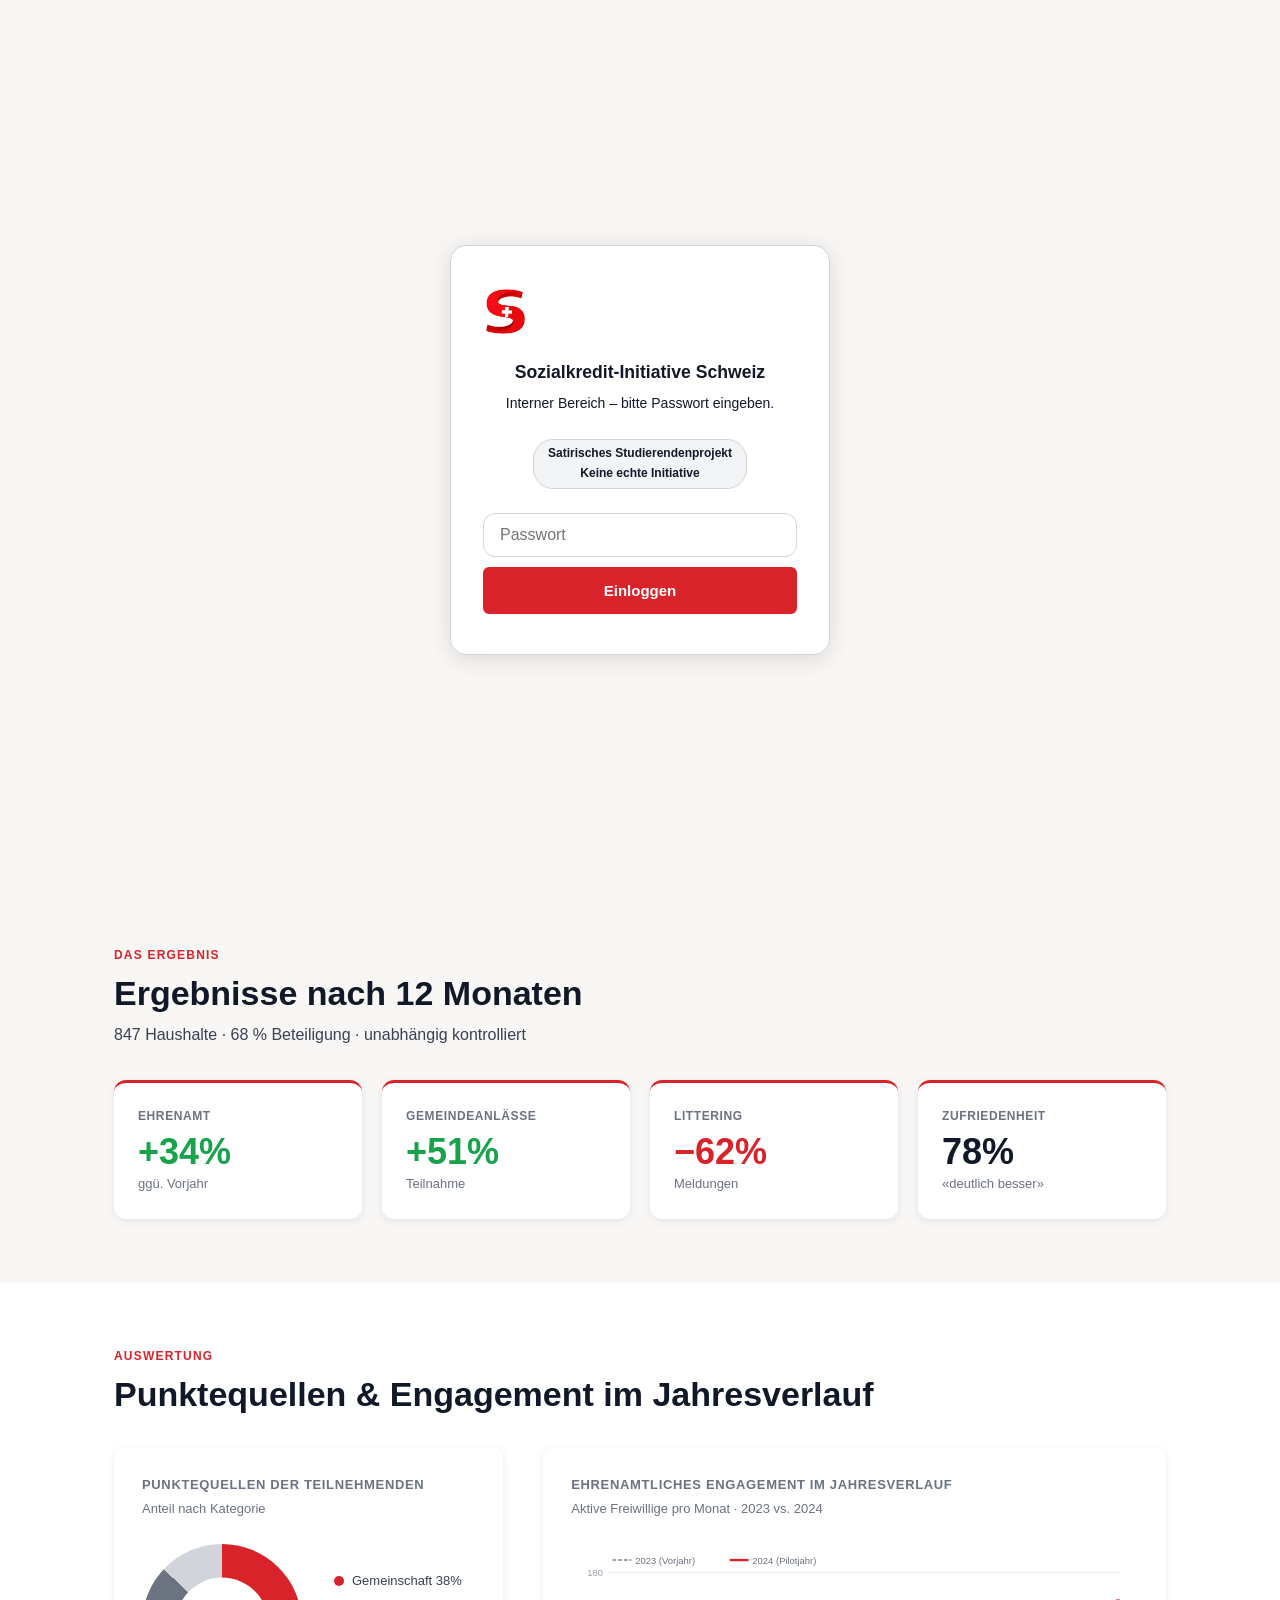
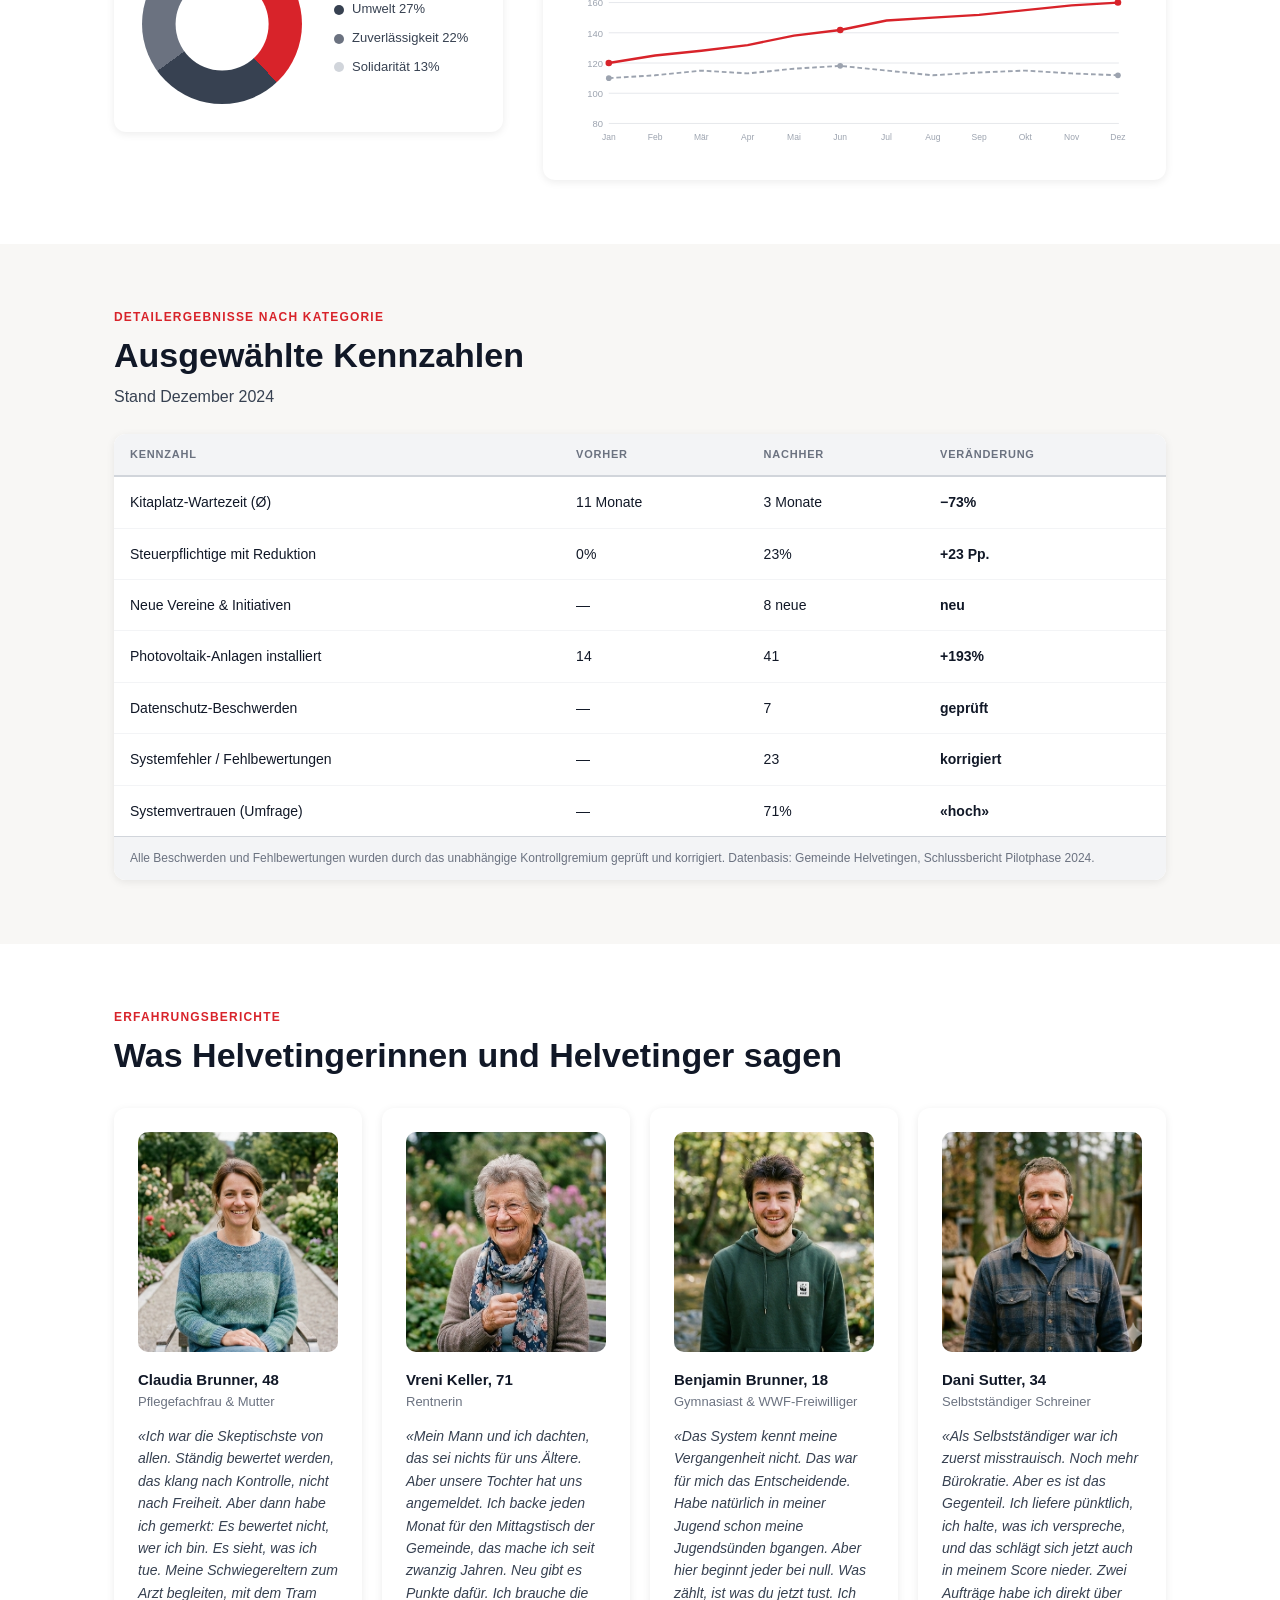
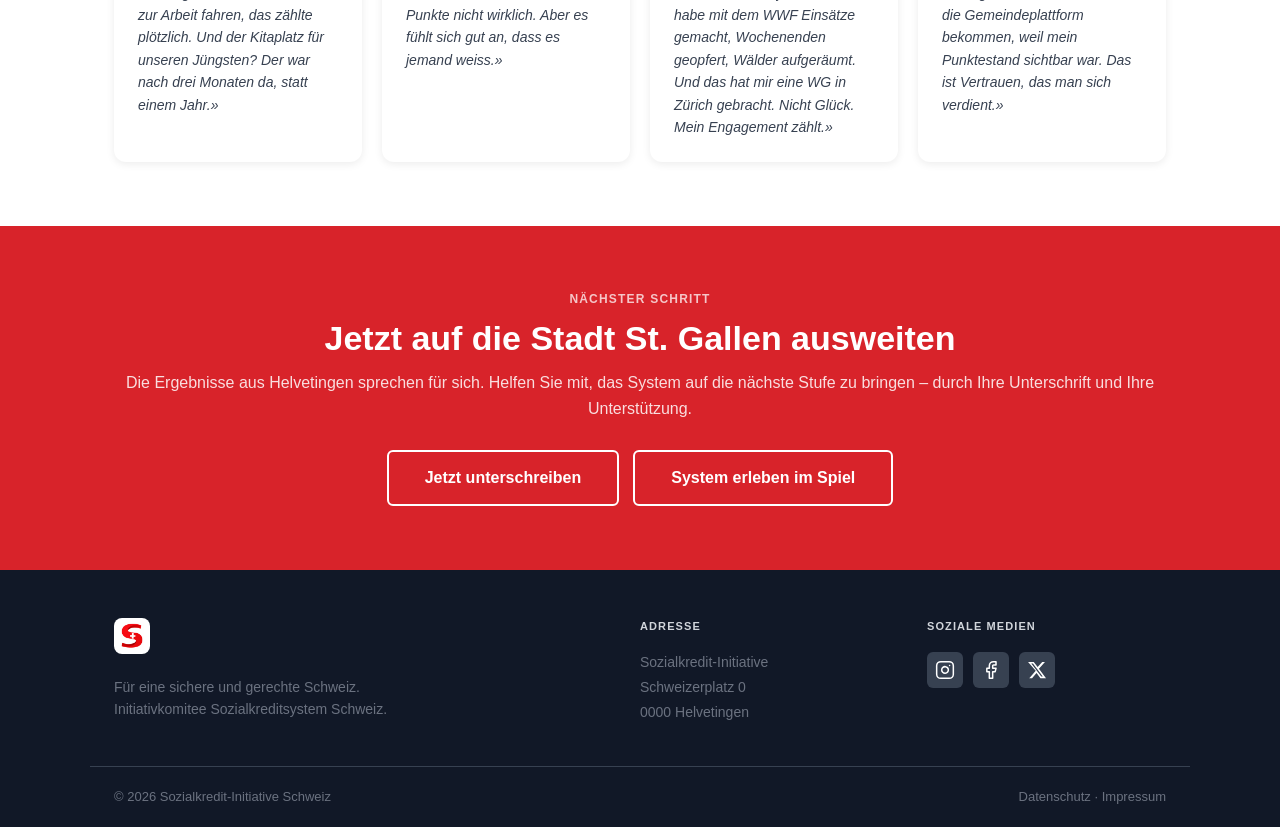
<file: testlauf/testlauf.html>
<!DOCTYPE html>
<html lang="de">
<head>
  <meta charset="UTF-8">
  <meta name="viewport" content="width=device-width, initial-scale=1.0">
  <title>Testlauf Helvetingen – Sozialkredit-Initiative Schweiz</title>
  <link rel="stylesheet" href="styles.css">
</head>
<body>

<nav class="site-nav">
  <div class="nav-inner">
    <a href="index.html" class="nav-logo">
      <img src="website_material/Logo_Sozialkredit.png" alt="SKS Logo">
      <span>Sozialkredit-Initiative Schweiz</span>
    </a>
    <button class="nav-hamburger" aria-label="Navigation öffnen">
      <span></span><span></span><span></span>
    </button>
    <ul class="nav-links">
      <li><a href="index.html">Startseite</a></li>
      <li><a href="initiative.html">Initiative</a></li>
      <li><a href="bundesverfassung.html">Bundesverfassung</a></li>
      <li><a href="faktencheck.html">Faktencheck</a></li>
      <li><a href="testlauf.html">Testlauf</a></li>
      <li><a href="spiel.html">Spiel</a></li>
      <li><a href="spenden.html" class="nav-cta">Spenden</a></li>
    </ul>
  </div>
</nav>

<!-- HERO -->
<section style="padding: 0; position: relative; background: var(--grey-900);">
  <img src="website_material/HelvetingenLandschaft.png" alt="Helvetingen Gemeinde" style="width: 100%; height: 380px; object-fit: cover; display: block; opacity: 0.6;">
  <div style="position: absolute; inset: 0; display: flex; align-items: flex-end; padding-bottom: 2.5rem;">
    <div class="container">
      <div style="color: var(--white);">
        <div style="font-size: 0.75rem; font-weight: 700; letter-spacing: 0.1em; text-transform: uppercase; color: var(--red-light); margin-bottom: 0.375rem;">Pilotprojekt 2024 · Gemeinde Helvetingen</div>
        <h1 style="font-size: clamp(1.75rem, 4vw, 2.75rem);">Der Testlauf in Helvetingen</h1>
      </div>
    </div>
  </div>
</section>

<!-- INTRO -->
<section style="padding: 3rem 0;">
  <div class="container">
    <div class="two-col">
      <div>
        <p style="color: var(--grey-700); margin-bottom: 1rem;">Im Januar 2024 startete die Gemeinde Helvetingen als erste Schweizer Gemeinde den offiziellen Pilotbetrieb des Sozialkreditsystems. Während zwölf Monaten nahmen 847 Haushalte freiwillig am Testlauf teil (68 % der Gesamtbevölkerung).</p>
        <p style="color: var(--grey-700); margin-bottom: 1rem;">Jede teilnehmende Person erhielt Zugang zu einem persönlichen Punktekonto, einsehbar per App und Web. Punkte wurden durch drei Punktequellen vergeben: Zivile Verantwortung, Umwelt &amp; Ressourcen sowie Recht &amp; Gesellschaft. Ein unabhängiges Kontrollgremium, bestehend aus Gemeindevertretern, einem Datenschutzbeauftragten und zwei externen Experten, überwachte den Betrieb lückenlos.</p>
        <p style="color: var(--grey-700);">Die gesammelten Ergebnisse bilden die Grundlage für den nächsten Schritt: den Roll-out auf die Stadt St. Gallen.</p>
      </div>
      <div>
        <div style="background: var(--grey-100); border-radius: var(--radius); padding: 1.75rem; border-top: 3px solid var(--red);">
          <div style="font-size: 0.75rem; font-weight: 700; color: var(--grey-500); text-transform: uppercase; letter-spacing: 0.07em; margin-bottom: 1rem;">Eckdaten des Pilotprojekts</div>
          <div style="display: flex; flex-direction: column; gap: 0.75rem;">
            <div style="display: flex; justify-content: space-between; border-bottom: 1px solid var(--grey-300); padding-bottom: 0.625rem;">
              <span style="color: var(--grey-700); font-size: 0.9rem;">Gemeinde</span>
              <strong>Helvetingen</strong>
            </div>
            <div style="display: flex; justify-content: space-between; border-bottom: 1px solid var(--grey-300); padding-bottom: 0.625rem;">
              <span style="color: var(--grey-700); font-size: 0.9rem;">Zeitraum</span>
              <strong>Jan – Dez 2024</strong>
            </div>
            <div style="display: flex; justify-content: space-between; border-bottom: 1px solid var(--grey-300); padding-bottom: 0.625rem;">
              <span style="color: var(--grey-700); font-size: 0.9rem;">Teilnehmende Haushalte</span>
              <strong>847 (68 %)</strong>
            </div>
            <div style="display: flex; justify-content: space-between; border-bottom: 1px solid var(--grey-300); padding-bottom: 0.625rem;">
              <span style="color: var(--grey-700); font-size: 0.9rem;">Kontrollgremium</span>
              <strong>Unabhängig</strong>
            </div>
            <div style="display: flex; justify-content: space-between;">
              <span style="color: var(--grey-700); font-size: 0.9rem;">Systemvertrauen</span>
              <strong style="color: var(--green);">71 % «hoch»</strong>
            </div>
          </div>
        </div>
      </div>
    </div>
  </div>
</section>

<!-- KPI STATS -->
<section class="bg-off-white">
  <div class="container">
    <div class="section-label">Das Ergebnis</div>
    <h2 style="margin-bottom: 0.5rem;">Ergebnisse nach 12 Monaten</h2>
    <p style="color: var(--grey-700); margin-bottom: 2rem;">847 Haushalte · 68 % Beteiligung · unabhängig kontrolliert</p>
    <div class="kpi-grid">
      <div class="kpi-card">
        <div class="kpi-label">Ehrenamt</div>
        <div class="kpi-value pos">+34%</div>
        <div class="kpi-sub">ggü. Vorjahr</div>
      </div>
      <div class="kpi-card">
        <div class="kpi-label">Gemeindeanlässe</div>
        <div class="kpi-value pos">+51%</div>
        <div class="kpi-sub">Teilnahme</div>
      </div>
      <div class="kpi-card">
        <div class="kpi-label">Littering</div>
        <div class="kpi-value">−62%</div>
        <div class="kpi-sub">Meldungen</div>
      </div>
      <div class="kpi-card">
        <div class="kpi-label">Zufriedenheit</div>
        <div class="kpi-value" style="color: var(--grey-900);">78%</div>
        <div class="kpi-sub">«deutlich besser»</div>
      </div>
    </div>
  </div>
</section>

<!-- CHARTS -->
<section>
  <div class="container">
    <div class="section-label">Auswertung</div>
    <h2 style="margin-bottom: 2rem;">Punktequellen &amp; Engagement im Jahresverlauf</h2>

    <div class="charts-row">
      <!-- Donut chart -->
      <div class="chart-box">
        <div class="chart-title">Punktequellen der Teilnehmenden</div>
        <div class="chart-subtitle">Anteil nach Kategorie</div>
        <div class="donut-wrap">
          <div class="donut" role="img" aria-label="Donut-Diagramm: Gemeinschaft 38%, Umwelt 27%, Zuverlässigkeit 22%, Solidarität 13%"></div>
          <div class="donut-legend">
            <div class="legend-item"><span class="legend-dot" style="background: var(--red);"></span>Gemeinschaft 38%</div>
            <div class="legend-item"><span class="legend-dot" style="background: var(--grey-700);"></span>Umwelt 27%</div>
            <div class="legend-item"><span class="legend-dot" style="background: var(--grey-500);"></span>Zuverlässigkeit 22%</div>
            <div class="legend-item"><span class="legend-dot" style="background: var(--grey-300);"></span>Solidarität 13%</div>
          </div>
        </div>
      </div>

      <!-- SVG line chart -->
      <div class="chart-box">
        <div class="chart-title">Ehrenamtliches Engagement im Jahresverlauf</div>
        <div class="chart-subtitle">Aktive Freiwillige pro Monat · 2023 vs. 2024</div>
        <div class="chart-svg-wrap">
          <svg viewBox="0 0 600 220" xmlns="http://www.w3.org/2000/svg" aria-label="Liniendiagramm Ehrenamtliches Engagement 2023 vs 2024">
            <!-- Grid lines -->
            <line x1="40" y1="30" x2="580" y2="30" stroke="#e5e7eb" stroke-width="1"/>
            <line x1="40" y1="62" x2="580" y2="62" stroke="#e5e7eb" stroke-width="1"/>
            <line x1="40" y1="94" x2="580" y2="94" stroke="#e5e7eb" stroke-width="1"/>
            <line x1="40" y1="126" x2="580" y2="126" stroke="#e5e7eb" stroke-width="1"/>
            <line x1="40" y1="158" x2="580" y2="158" stroke="#e5e7eb" stroke-width="1"/>
            <line x1="40" y1="190" x2="580" y2="190" stroke="#e5e7eb" stroke-width="1"/>
            <!-- Y axis labels -->
            <text x="34" y="34" text-anchor="end" font-size="10" fill="#9ca3af">180</text>
            <text x="34" y="66" text-anchor="end" font-size="10" fill="#9ca3af">160</text>
            <text x="34" y="98" text-anchor="end" font-size="10" fill="#9ca3af">140</text>
            <text x="34" y="130" text-anchor="end" font-size="10" fill="#9ca3af">120</text>
            <text x="34" y="162" text-anchor="end" font-size="10" fill="#9ca3af">100</text>
            <text x="34" y="194" text-anchor="end" font-size="10" fill="#9ca3af">80</text>
            <!-- X axis labels -->
            <text x="40"  y="208" text-anchor="middle" font-size="9" fill="#9ca3af">Jan</text>
            <text x="89"  y="208" text-anchor="middle" font-size="9" fill="#9ca3af">Feb</text>
            <text x="138" y="208" text-anchor="middle" font-size="9" fill="#9ca3af">Mär</text>
            <text x="187" y="208" text-anchor="middle" font-size="9" fill="#9ca3af">Apr</text>
            <text x="236" y="208" text-anchor="middle" font-size="9" fill="#9ca3af">Mai</text>
            <text x="285" y="208" text-anchor="middle" font-size="9" fill="#9ca3af">Jun</text>
            <text x="334" y="208" text-anchor="middle" font-size="9" fill="#9ca3af">Jul</text>
            <text x="383" y="208" text-anchor="middle" font-size="9" fill="#9ca3af">Aug</text>
            <text x="432" y="208" text-anchor="middle" font-size="9" fill="#9ca3af">Sep</text>
            <text x="481" y="208" text-anchor="middle" font-size="9" fill="#9ca3af">Okt</text>
            <text x="530" y="208" text-anchor="middle" font-size="9" fill="#9ca3af">Nov</text>
            <text x="579" y="208" text-anchor="middle" font-size="9" fill="#9ca3af">Dez</text>
            <!-- 2023 line (dashed, grey) ~110-115 range -->
            <polyline
              points="40,142 89,139 138,134 187,137 236,132 285,129 334,134 383,139 432,136 481,134 530,137 579,139"
              fill="none" stroke="#9ca3af" stroke-width="2" stroke-dasharray="5,3"/>
            <!-- 2023 dots -->
            <circle cx="40"  cy="142" r="3" fill="#9ca3af"/>
            <circle cx="285" cy="129" r="3" fill="#9ca3af"/>
            <circle cx="579" cy="139" r="3" fill="#9ca3af"/>
            <!-- 2024 line (solid, red) rising from ~120 to ~160 -->
            <polyline
              points="40,126 89,118 138,113 187,107 236,97 285,91 334,81 383,78 432,75 481,70 530,65 579,62"
              fill="none" stroke="#d8232a" stroke-width="2.5"/>
            <!-- 2024 dots -->
            <circle cx="40"  cy="126" r="3.5" fill="#d8232a"/>
            <circle cx="285" cy="91"  r="3.5" fill="#d8232a"/>
            <circle cx="579" cy="62"  r="3.5" fill="#d8232a"/>
            <!-- Legend -->
            <line x1="44" y1="17" x2="64" y2="17" stroke="#9ca3af" stroke-width="2" stroke-dasharray="4,2"/>
            <text x="68" y="21" font-size="10" fill="#6b7280">2023 (Vorjahr)</text>
            <line x1="168" y1="17" x2="188" y2="17" stroke="#d8232a" stroke-width="2.5"/>
            <text x="192" y="21" font-size="10" fill="#6b7280">2024 (Pilotjahr)</text>
          </svg>
        </div>
      </div>
    </div>
  </div>
</section>

<!-- RESULTS TABLE -->
<section class="bg-off-white">
  <div class="container">
    <div class="section-label">Detailergebnisse nach Kategorie</div>
    <h2 style="margin-bottom: 0.5rem;">Ausgewählte Kennzahlen</h2>
    <p style="color: var(--grey-700); margin-bottom: 1.5rem;">Stand Dezember 2024</p>
    <div class="table-wrap">
      <table class="results-table">
        <thead>
          <tr>
            <th>Kennzahl</th>
            <th>Vorher</th>
            <th>Nachher</th>
            <th>Veränderung</th>
          </tr>
        </thead>
        <tbody>
          <tr>
            <td>Kitaplatz-Wartezeit (Ø)</td>
            <td>11 Monate</td>
            <td>3 Monate</td>
            <td class="chg-neg">−73%</td>
          </tr>
          <tr>
            <td>Steuerpflichtige mit Reduktion</td>
            <td>0%</td>
            <td>23%</td>
            <td class="chg-pos">+23 Pp.</td>
          </tr>
          <tr>
            <td>Neue Vereine &amp; Initiativen</td>
            <td>—</td>
            <td>8 neue</td>
            <td class="chg-new">neu</td>
          </tr>
          <tr>
            <td>Photovoltaik-Anlagen installiert</td>
            <td>14</td>
            <td>41</td>
            <td class="chg-pos">+193%</td>
          </tr>
          <tr>
            <td>Datenschutz-Beschwerden</td>
            <td>—</td>
            <td>7</td>
            <td class="chg-ok">geprüft</td>
          </tr>
          <tr>
            <td>Systemfehler / Fehlbewertungen</td>
            <td>—</td>
            <td>23</td>
            <td class="chg-ok">korrigiert</td>
          </tr>
          <tr>
            <td>Systemvertrauen (Umfrage)</td>
            <td>—</td>
            <td>71%</td>
            <td class="chg-pos">«hoch»</td>
          </tr>
        </tbody>
        <tfoot>
          <tr><td colspan="4" class="table-note">Alle Beschwerden und Fehlbewertungen wurden durch das unabhängige Kontrollgremium geprüft und korrigiert. Datenbasis: Gemeinde Helvetingen, Schlussbericht Pilotphase 2024.</td></tr>
        </tfoot>
      </table>
    </div>
  </div>
</section>

<!-- TESTIMONIALS -->
<section>
  <div class="container">
    <div class="section-label">Erfahrungsberichte</div>
    <h2 style="margin-bottom: 2rem;">Was Helvetingerinnen und Helvetinger sagen</h2>
    <div class="testimonial-grid">
      <div class="testimonial-card">
        <img class="t-avatar" src="website_material/Claudia.png" alt="Claudia Brunner">
        <div class="t-name">Claudia Brunner, 48</div>
        <div class="t-role">Pflegefachfrau &amp; Mutter</div>
        <p class="t-quote">«Ich war die Skeptischste von allen. Ständig bewertet werden, das klang nach Kontrolle, nicht nach Freiheit. Aber dann habe ich gemerkt: Es bewertet nicht, wer ich bin. Es sieht, was ich tue. Meine Schwiegereltern zum Arzt begleiten, mit dem Tram zur Arbeit fahren, das zählte plötzlich. Und der Kitaplatz für unseren Jüngsten? Der war nach drei Monaten da, statt einem Jahr.»</p>
      </div>
      <div class="testimonial-card">
        <img class="t-avatar" src="website_material/Vreni.png" alt="Vreni Keller">
        <div class="t-name">Vreni Keller, 71</div>
        <div class="t-role">Rentnerin</div>
        <p class="t-quote">«Mein Mann und ich dachten, das sei nichts für uns Ältere. Aber unsere Tochter hat uns angemeldet. Ich backe jeden Monat für den Mittagstisch der Gemeinde, das mache ich seit zwanzig Jahren. Neu gibt es Punkte dafür. Ich brauche die Punkte nicht wirklich. Aber es fühlt sich gut an, dass es jemand weiss.»</p>
      </div>
      <div class="testimonial-card">
        <img class="t-avatar" src="website_material/Benjamin.png" alt="Benjamin Brunner">
        <div class="t-name">Benjamin Brunner, 18</div>
        <div class="t-role">Gymnasiast &amp; WWF-Freiwilliger</div>
        <p class="t-quote">«Das System kennt meine Vergangenheit nicht. Das war für mich das Entscheidende. Habe natürlich in meiner Jugend schon meine Jugendsünden bgangen. Aber hier beginnt jeder bei null. Was zählt, ist was du jetzt tust. Ich habe mit dem WWF Einsätze gemacht, Wochenenden geopfert, Wälder aufgeräumt. Und das hat mir eine WG in Zürich gebracht. Nicht Glück. Mein Engagement zählt.»</p>
      </div>
      <div class="testimonial-card">
        <img class="t-avatar" src="website_material/Dani.png" alt="Dani Sutter">
        <div class="t-name">Dani Sutter, 34</div>
        <div class="t-role">Selbstständiger Schreiner</div>
        <p class="t-quote">«Als Selbstständiger war ich zuerst misstrauisch. Noch mehr Bürokratie. Aber es ist das Gegenteil. Ich liefere pünktlich, ich halte, was ich verspreche, und das schlägt sich jetzt auch in meinem Score nieder. Zwei Aufträge habe ich direkt über die Gemeindeplattform bekommen, weil mein Punktestand sichtbar war. Das ist Vertrauen, das man sich verdient.»</p>
      </div>
    </div>
  </div>
</section>

<!-- CTA BANNER -->
<section class="bg-red">
  <div class="container" style="text-align: center;">
    <div class="section-label on-dark">Nächster Schritt</div>
    <h2 style="color: var(--white); margin-bottom: 0.75rem;">Jetzt auf die Stadt St. Gallen ausweiten</h2>
    <p style="color: rgba(255,255,255,0.85); margin-bottom: 1.75rem;">Die Ergebnisse aus Helvetingen sprechen für sich. Helfen Sie mit, das System auf die nächste Stufe zu bringen – durch Ihre Unterschrift und Ihre Unterstützung.</p>
    <div class="btn-group" style="justify-content: center;">
      <a href="#" class="btn btn-outline-white btn-lg" data-modal="signature">Jetzt unterschreiben</a>
      <a href="spiel.html" class="btn btn-outline-white btn-lg">System erleben im Spiel</a>
    </div>
  </div>
</section>

<!-- FOOTER -->
<footer class="site-footer">
  <div class="footer-inner">
    <div>
      <div class="footer-logo-wrap">
        <img src="website_material/Logo_Sozialkredit.png" alt="SKS" class="footer-logo">
      </div>
      <p class="footer-tagline">Für eine sichere und gerechte Schweiz.<br>Initiativkomitee Sozialkreditsystem Schweiz.</p>
    </div>
    <div>
      <div class="footer-title">Adresse</div>
      <address class="footer-address">Sozialkredit-Initiative<br>Schweizerplatz 0<br>0000 Helvetingen</address>
    </div>
    <div>
      <div class="footer-title">Soziale Medien</div>
      <div class="footer-social">
        <a href="#" aria-label="Instagram">
          <svg xmlns="http://www.w3.org/2000/svg" width="20" height="20" viewBox="0 0 24 24" fill="none" stroke="currentColor" stroke-width="1.8" stroke-linecap="round" stroke-linejoin="round"><rect x="2" y="2" width="20" height="20" rx="5" ry="5"/><path d="M16 11.37A4 4 0 1 1 12.63 8 4 4 0 0 1 16 11.37z"/><line x1="17.5" y1="6.5" x2="17.51" y2="6.5"/></svg>
        </a>
        <a href="#" aria-label="Facebook">
          <svg xmlns="http://www.w3.org/2000/svg" width="20" height="20" viewBox="0 0 24 24" fill="none" stroke="currentColor" stroke-width="1.8" stroke-linecap="round" stroke-linejoin="round"><path d="M18 2h-3a5 5 0 0 0-5 5v3H7v4h3v8h4v-8h3l1-4h-4V7a1 1 0 0 1 1-1h3z"/></svg>
        </a>
        <a href="#" aria-label="X">
          <svg xmlns="http://www.w3.org/2000/svg" width="20" height="20" viewBox="0 0 24 24" fill="currentColor"><path d="M18.244 2.25h3.308l-7.227 8.26 8.502 11.24H16.17l-4.714-6.231-5.401 6.231H2.744l7.73-8.835L1.254 2.25H8.08l4.713 6.231 5.45-6.231zm-1.161 17.52h1.833L7.084 4.126H5.117z"/></svg>
        </a>
      </div>
    </div>
  </div>
  <div class="footer-bottom">
    <span>© 2026 Sozialkredit-Initiative Schweiz</span>
    <div><a href="#">Datenschutz</a> · <a href="#">Impressum</a></div>
  </div>
</footer>

<!-- SIGNATURE MODAL -->
<div class="modal-overlay" id="signature-modal" role="dialog" aria-modal="true">
  <div class="modal">
    <div class="modal-header">
      <div><div class="section-label">Eidgenössische Volksinitiative</div><h2 style="margin-bottom:0;">Jetzt unterschreiben</h2></div>
      <button class="modal-close" aria-label="Schliessen">×</button>
    </div>
    <form id="signature-form">
      <div class="form-grid">
        <div class="form-group"><label class="form-label" for="sig-vorname">Vorname</label><input class="form-input" id="sig-vorname" type="text" required placeholder="Maria"></div>
        <div class="form-group"><label class="form-label" for="sig-nachname">Nachname</label><input class="form-input" id="sig-nachname" type="text" required placeholder="Muster"></div>
        <div class="form-group full"><label class="form-label" for="sig-adresse">Adresse</label><input class="form-input" id="sig-adresse" type="text" required placeholder="Musterstrasse 1"></div>
        <div class="form-group"><label class="form-label" for="sig-plz">PLZ</label><input class="form-input" id="sig-plz" type="text" required placeholder="9000" maxlength="4"></div>
        <div class="form-group"><label class="form-label" for="sig-ort">Ort</label><input class="form-input" id="sig-ort" type="text" required placeholder="St. Gallen"></div>
        <div class="form-group"><label class="form-label" for="sig-kanton">Kanton</label><select class="form-select" id="sig-kanton" required><option value="">Bitte wählen</option><option>Aargau</option><option>Bern</option><option>Genf</option><option>St. Gallen</option><option>Zürich</option></select></div>
        <div class="form-group"><label class="form-label" for="sig-geburt">Geburtsdatum</label><input class="form-input" id="sig-geburt" type="date" required></div>
        <div class="form-group full"><label class="form-label">Unterschrift</label><div class="signature-area">Hier unterschreiben (Klick zum Simulieren)</div></div>
        <div class="form-group full"><label class="form-checkbox"><input type="checkbox" required> Ich nehme die <a href="#" data-modal="privacy">Datenschutzerklärung</a> zur Kenntnis.</label></div>
      </div>
      <div class="form-actions">
        <button type="submit" class="btn btn-primary" style="flex:1;">Unterschrift einreichen</button>
        <button type="button" class="btn btn-outline modal-close">Abbrechen</button>
      </div>
    </form>
  </div>
</div>

<script src="scripts.js"></script>
</body>
</html>
</file>
<file: testlauf/styles.css>
/* =============================================
   Sozialkredit-Initiative Schweiz — Stylesheet
   ============================================= */

:root {
  --red: #d8232a;
  --red-dark: #b01c22;
  --red-light: #f5c6c8;
  --white: #ffffff;
  --off-white: #f8f7f5;
  --grey-100: #f3f4f6;
  --grey-300: #d1d5db;
  --grey-500: #6b7280;
  --grey-700: #374151;
  --grey-900: #111827;
  --green: #16a34a;
  --amber: #d97706;
  --shadow: 0 4px 24px rgba(0,0,0,0.12);
  --shadow-sm: 0 2px 8px rgba(0,0,0,0.08);
  --radius: 12px;
  --font: 'Helvetica Neue', Helvetica, Arial, sans-serif;
  --transition: 0.25s ease;
  --max-w: 1100px;
}

*, *::before, *::after { box-sizing: border-box; margin: 0; padding: 0; }
html { scroll-behavior: smooth; }
body { font-family: var(--font); color: var(--grey-900); background: var(--white); line-height: 1.6; }
img { max-width: 100%; display: block; }

/* ============== NAV ============== */
.site-nav {
  position: sticky;
  top: 0;
  z-index: 200;
  background: var(--white);
  border-bottom: 3px solid var(--red);
  box-shadow: var(--shadow-sm);
}

.nav-inner {
  max-width: var(--max-w);
  margin: 0 auto;
  padding: 0 1.5rem;
  display: flex;
  align-items: center;
  gap: 1.5rem;
  height: 64px;
}

.nav-logo {
  display: flex;
  align-items: center;
  gap: 0.75rem;
  text-decoration: none;
  flex-shrink: 0;
}

.nav-logo img { height: 38px; width: auto; }

.nav-logo span {
  font-size: 0.8125rem;
  font-weight: 700;
  color: var(--grey-900);
  line-height: 1.2;
  max-width: 160px;
}

.nav-links {
  display: flex;
  align-items: center;
  gap: 0.125rem;
  list-style: none;
  margin-left: auto;
}

.nav-links a {
  display: block;
  padding: 0.375rem 0.7rem;
  color: var(--grey-700);
  text-decoration: none;
  font-size: 0.875rem;
  font-weight: 500;
  border-radius: 6px;
  transition: color var(--transition), background var(--transition);
  white-space: nowrap;
}

.nav-links a:hover,
.nav-links a.active { color: var(--red); background: var(--grey-100); }

.nav-cta {
  background: var(--red) !important;
  color: var(--white) !important;
  font-weight: 600 !important;
  margin-left: 0.375rem;
}
.nav-cta:hover { background: var(--red-dark) !important; color: var(--white) !important; }

.nav-hamburger {
  display: none;
  flex-direction: column;
  gap: 5px;
  background: none;
  border: none;
  cursor: pointer;
  padding: 6px;
  margin-left: auto;
}
.nav-hamburger span { display: block; width: 24px; height: 2px; background: var(--grey-900); border-radius: 2px; transition: var(--transition); }

/* ============== LAYOUT ============== */
.container { max-width: var(--max-w); margin: 0 auto; padding: 0 1.5rem; }

section { padding: 4rem 0; }
section.bg-off-white { background: var(--off-white); }

.game-promo { position: relative; overflow: hidden; }
.game-promo-bg { position: absolute; inset: 0; pointer-events: none; z-index: 0; }
.game-promo > .container { position: relative; z-index: 1; }
.cursor-deco { position: absolute; opacity: 0.08; height: auto; pointer-events: none; }

.game-promo-content {
  position: relative;
  z-index: 1;
}

.game-promo-content .section-label,
.game-promo-content h2,
.game-promo-content .lead {
  position: relative;
  width: fit-content;
  max-width: 100%;
}

.game-promo-content .section-label::before,
.game-promo-content h2::before,
.game-promo-content .lead::before {
  content: '';
  position: absolute;
  inset: 0;
  background: var(--off-white);
  box-shadow: 0 0 40px 25px var(--off-white);
  border-radius: 4px;
  z-index: -1;
}
section.bg-red { background: var(--red); color: var(--white); }
section.bg-dark { background: var(--grey-900); color: var(--white); }

.two-col { display: grid; grid-template-columns: 1fr 1fr; gap: 3rem; align-items: start; }

/* ============== TYPOGRAPHY ============== */
h1 { font-size: clamp(2rem, 5vw, 3.25rem); font-weight: 800; line-height: 1.1; }
h2 { font-size: clamp(1.4rem, 3vw, 2.125rem); font-weight: 700; line-height: 1.2; margin-bottom: 0.75rem; }
h3 { font-size: 1.125rem; font-weight: 700; margin-bottom: 0.5rem; }
h4 { font-size: 0.9375rem; font-weight: 700; margin-bottom: 0.25rem; }
p { margin-bottom: 1rem; }
p:last-child { margin-bottom: 0; }
ul, ol { padding-left: 1.25rem; }
li { margin-bottom: 0.375rem; }

.section-label {
  font-size: 0.75rem;
  font-weight: 700;
  letter-spacing: 0.1em;
  text-transform: uppercase;
  color: var(--red);
  margin-bottom: 0.5rem;
}
.section-label.on-dark { color: var(--red-light); }

.lead { font-size: 1.0625rem; color: var(--grey-700); max-width: 680px; }
.lead.on-dark { color: rgba(255,255,255,0.85); }

.text-muted { color: var(--grey-500); font-size: 0.875rem; }
.text-red { color: var(--red); }
strong { font-weight: 700; }

/* ============== BUTTONS ============== */
.btn {
  display: inline-block;
  padding: 0.75rem 1.75rem;
  border-radius: 6px;
  font-size: 0.9375rem;
  font-weight: 600;
  text-decoration: none;
  border: 2px solid transparent;
  cursor: pointer;
  transition: background var(--transition), color var(--transition), border-color var(--transition);
  font-family: var(--font);
  text-align: center;
  white-space: nowrap;
  line-height: 1.3;
}
.btn-primary { background: var(--red); color: var(--white); border-color: var(--red); }
.btn-primary:hover { background: var(--red-dark); border-color: var(--red-dark); }
.btn-outline { background: transparent; color: var(--red); border-color: var(--red); }
.btn-outline:hover { background: var(--red); color: var(--white); }
.btn-outline-white { background: transparent; color: var(--white); border-color: var(--white); }
.btn-outline-white:hover { background: var(--white); color: var(--red); }
.btn-dark { background: var(--grey-900); color: var(--white); border-color: var(--grey-900); }
.btn-dark:hover { background: var(--grey-700); border-color: var(--grey-700); }
.btn-lg { padding: 1rem 2.25rem; font-size: 1rem; }
.btn-block { display: block; width: 100%; text-align: center; }

.btn-group { display: flex; gap: 0.875rem; flex-wrap: wrap; align-items: center; }

/* ============== HERO ============== */
.hero {
  position: relative;
  min-height: 580px;
  display: flex;
  align-items: center;
  overflow: hidden;
  background: var(--grey-900);
}

.hero-bg {
  position: absolute;
  inset: 0;
  width: 100%;
  height: 100%;
  object-fit: cover;
  opacity: 0.5;
}

.hero-content {
  position: relative;
  z-index: 1;
  color: var(--white);
  padding: 5rem 0;
}
.hero-content h1 { margin-bottom: 1rem; max-width: 720px; }
.hero-content .lead { color: rgba(255,255,255,0.88); margin-bottom: 2rem; max-width: 580px; }

/* ============== DIVIDER IMAGE ============== */
.divider-img { width: 100%; height: 260px; object-fit: cover; display: block; }

/* ============== IMAGE PLACEHOLDER ============== */
.img-ph {
  background: var(--grey-100);
  border-radius: var(--radius);
  display: flex;
  align-items: center;
  justify-content: center;
  font-size: 0.8125rem;
  color: var(--grey-500);
  text-align: center;
  padding: 3rem 1rem;
}

/* ============== TIMELINE ============== */
.timeline-scroll-wrap { position: relative; }
.timeline-scroll-wrap::after {
  content: '';
  position: absolute;
  bottom: 0; left: 0; right: 0;
  height: 64px;
  background: linear-gradient(transparent, var(--off-white));
  pointer-events: none;
  z-index: 1;
}

.timeline {
  position: relative;
  padding-left: 3rem;       /* increased from 2.5rem — gives box-shadow room to breathe */
  max-height: 460px;
  overflow-y: auto;
  padding-bottom: 3rem;
  scroll-behavior: smooth;
}
.timeline::-webkit-scrollbar { width: 4px; }
.timeline::-webkit-scrollbar-track { background: transparent; }
.timeline::-webkit-scrollbar-thumb { background: var(--grey-300); border-radius: 2px; }

/* line: left=0.875rem keeps it centered on the dot (dot left edge at 0.5rem + 7px center = 15px ≈ 0.875rem) */
.timeline::before { content: ''; position: absolute; left: 0.875rem; top: 0.4rem; bottom: 0; width: 2px; background: var(--grey-300); }

.timeline-item { position: relative; padding-bottom: 2.25rem; }
.timeline-item:last-child { padding-bottom: 0; }

/* Current "Jetzt" item highlight */
.timeline-current-box {
  border: 2px solid var(--red);
  border-radius: 8px;
  background: rgba(216, 35, 42, 0.03);
  padding: 0.75rem;
  box-shadow: 0 2px 12px rgba(216, 35, 42, 0.1);
}

/* Future items: greyed out, reveal on hover */
.timeline-item.future {
  opacity: 0.38;
  transition: opacity 0.25s ease;
  cursor: default;
}
.timeline-item.future:hover { opacity: 1; }

.timeline-dot {
  position: absolute;
  left: -2.5rem;   /* sits at 0.5rem from scroll container's left edge — enough for box-shadow */
  top: 0.3rem;
  width: 14px;
  height: 14px;
  border-radius: 50%;
  background: var(--red);
  border: 3px solid var(--white);
  box-shadow: 0 0 0 2px var(--red);
  transition: background 0.25s, box-shadow 0.25s;
}
.timeline-dot.current { background: var(--white); border-color: var(--red); box-shadow: 0 0 0 2px var(--red); }
.timeline-item.future .timeline-dot {
  background: var(--grey-500);
  box-shadow: 0 0 0 2px var(--grey-500);
}
.timeline-item.future:hover .timeline-dot {
  background: var(--red);
  box-shadow: 0 0 0 2px var(--red);
}

.timeline-year {
  font-size: 0.6875rem;
  font-weight: 700;
  letter-spacing: 0.08em;
  color: var(--red);
  text-transform: uppercase;
  margin-bottom: 0.2rem;
}
.timeline-item.future .timeline-year { color: var(--grey-500); transition: color 0.25s; }
.timeline-item.future:hover .timeline-year { color: var(--red); }

.timeline-title { font-size: 1rem; font-weight: 700; margin-bottom: 0.375rem; }
.timeline-desc { font-size: 0.875rem; color: var(--grey-700); line-height: 1.5; }
.timeline-tags { display: flex; flex-wrap: wrap; gap: 0.375rem; margin-top: 0.625rem; }
.tag { display: inline-block; padding: 0.2rem 0.6rem; background: var(--grey-100); color: var(--grey-700); border-radius: 20px; font-size: 0.75rem; font-weight: 500; }
.tag-red { background: var(--red-light); color: var(--red-dark); }

/* ============== KPI GRID ============== */
.kpi-grid { display: grid; grid-template-columns: repeat(4, 1fr); gap: 1.25rem; }

.kpi-card {
  background: var(--white);
  border-radius: var(--radius);
  box-shadow: var(--shadow-sm);
  padding: 1.5rem;
  border-top: 3px solid var(--red);
}
.kpi-label { font-size: 0.75rem; color: var(--grey-500); font-weight: 700; text-transform: uppercase; letter-spacing: 0.05em; margin-bottom: 0.5rem; }
.kpi-value { font-size: 2.25rem; font-weight: 800; color: var(--red); line-height: 1; margin-bottom: 0.25rem; }
.kpi-value.pos { color: var(--green); }
.kpi-sub { font-size: 0.8125rem; color: var(--grey-500); }

/* ============== CARDS ============== */
.card { background: var(--white); border-radius: var(--radius); box-shadow: var(--shadow-sm); overflow: hidden; }
.card-body { padding: 1.5rem; }

/* Testimonial */
.testimonial-grid { display: grid; grid-template-columns: repeat(4, 1fr); gap: 1.25rem; }
.testimonial-card { background: var(--white); border-radius: var(--radius); padding: 1.5rem; box-shadow: var(--shadow-sm); }

.t-avatar {
  width: 100%; height: 220px; border-radius: 10px;
  object-fit: cover; display: block; margin-bottom: 1rem;
}

.t-name { font-weight: 700; font-size: 0.9375rem; }
.t-role { font-size: 0.8125rem; color: var(--grey-500); margin-bottom: 0.75rem; }
.t-quote { font-size: 0.875rem; color: var(--grey-700); font-style: italic; line-height: 1.6; }

/* Shop grid */
.shop-intro { margin-bottom: 2rem; }
.shop-grid { display: grid; grid-template-columns: repeat(4, 1fr); gap: 1.25rem; }

.product-card {
  background: var(--white);
  border-radius: var(--radius);
  box-shadow: var(--shadow-sm);
  overflow: hidden;
  display: flex;
  flex-direction: column;
}

.product-img-wrap {
  aspect-ratio: 1;
  overflow: hidden;
  background: var(--white);
  display: flex;
  align-items: center;
  justify-content: center;
  padding: 1rem;
}
.product-img-wrap img { width: 100%; height: 100%; object-fit: contain; }
.product-img-label { font-size: 0.75rem; color: var(--grey-500); text-align: center; padding: 0.5rem; }

.product-body { padding: 1rem; flex: 1; display: flex; flex-direction: column; }
.product-name { font-weight: 700; font-size: 0.9375rem; margin-bottom: 0.25rem; }
.product-desc { font-size: 0.8rem; color: var(--grey-700); flex: 1; margin-bottom: 0.5rem; line-height: 1.45; }
.product-price { font-size: 1rem; font-weight: 800; color: var(--grey-900); }
.product-price .free { color: var(--green); }

.product-footer { padding: 0 1rem 1rem; }
.btn-cart {
  width: 100%;
  background: var(--grey-900);
  color: var(--white);
  border: none;
  padding: 0.5rem;
  border-radius: 6px;
  font-size: 0.8125rem;
  font-weight: 600;
  cursor: pointer;
  transition: background var(--transition);
  font-family: var(--font);
}
.btn-cart:hover { background: var(--red); }

/* Committee cards */
.committee-grid { display: grid; grid-template-columns: repeat(3, 1fr); gap: 1.25rem; }
.committee-card {
  background: var(--white);
  border-radius: var(--radius);
  padding: 1.5rem;
  box-shadow: var(--shadow-sm);
  border-left: 4px solid var(--red);
}
.committee-name { font-weight: 700; font-size: 1rem; margin-bottom: 0.125rem; }
.committee-kanton { font-size: 0.8125rem; color: var(--red); font-weight: 600; margin-bottom: 0.25rem; }
.committee-role { font-size: 0.875rem; color: var(--grey-700); }

/* ============== ACCORDION (boxed — used on faktencheck) ============== */
.accordion { border: 1px solid var(--grey-300); border-radius: var(--radius); overflow: hidden; }
.accordion-item { border-bottom: 1px solid var(--grey-300); }
.accordion-item:last-child { border-bottom: none; }

.accordion-btn {
  width: 100%;
  background: var(--white);
  border: none;
  text-align: left;
  padding: 1.25rem 1.5rem;
  font-size: 0.9375rem;
  font-weight: 700;
  color: var(--grey-900);
  cursor: pointer;
  display: flex;
  justify-content: space-between;
  align-items: center;
  gap: 1rem;
  font-family: var(--font);
  transition: background var(--transition), color var(--transition);
}
.accordion-btn:hover { background: var(--grey-100); }
.accordion-btn[aria-expanded="true"] { color: var(--red); background: #fff8f8; }

.acc-icon {
  flex-shrink: 0;
  width: 20px;
  height: 20px;
  position: relative;
  color: var(--grey-500);
}
.acc-icon::before, .acc-icon::after {
  content: '';
  position: absolute;
  background: currentColor;
  border-radius: 2px;
  transition: transform var(--transition), opacity var(--transition);
}
.acc-icon::before { width: 14px; height: 2px; top: 9px; left: 3px; }
.acc-icon::after { width: 2px; height: 14px; top: 3px; left: 9px; }
.accordion-btn[aria-expanded="true"] .acc-icon::after { transform: rotate(90deg); opacity: 0; }

.accordion-body {
  display: none;
  padding: 1rem 1.5rem 1.5rem;
  font-size: 0.9125rem;
  color: var(--grey-700);
  line-height: 1.65;
}
.accordion-body.open { display: block; }
.accordion-body p { margin-bottom: 0.75rem; }
.accordion-body ul, .accordion-body ol { margin: 0.5rem 0 0.75rem; }
.accordion-body ul ul { margin-top: 0.25rem; }

.accordion-group { margin-bottom: 2.5rem; }
.accordion-group-label {
  font-size: 0.75rem;
  font-weight: 700;
  letter-spacing: 0.1em;
  text-transform: uppercase;
  color: var(--red);
  margin-bottom: 0.75rem;
}

/* ============== FLAT ACCORDION (borderless — used on initiative) ============== */
.flat-acc-item { border-bottom: 1px solid var(--grey-300); }
.flat-acc-item:first-child { border-top: 1px solid var(--grey-300); }

.flat-acc-btn {
  width: 100%;
  background: none;
  border: none;
  text-align: left;
  padding: 1.375rem 0;
  font-size: 1.0625rem;
  font-weight: 700;
  color: var(--grey-900);
  cursor: pointer;
  display: flex;
  justify-content: space-between;
  align-items: center;
  gap: 1.5rem;
  font-family: var(--font);
  transition: color var(--transition);
  line-height: 1.3;
}
.flat-acc-btn:hover { color: var(--red); }
.flat-acc-btn[aria-expanded="true"] { color: var(--red); }

.flat-acc-icon {
  flex-shrink: 0;
  width: 22px;
  height: 22px;
  position: relative;
  color: var(--grey-400);
  transition: color var(--transition);
}
.flat-acc-btn:hover .flat-acc-icon,
.flat-acc-btn[aria-expanded="true"] .flat-acc-icon { color: var(--red); }

.flat-acc-icon::before, .flat-acc-icon::after {
  content: '';
  position: absolute;
  background: currentColor;
  border-radius: 2px;
  transition: transform var(--transition), opacity var(--transition);
}
.flat-acc-icon::before { width: 14px; height: 2px; top: 10px; left: 4px; }
.flat-acc-icon::after  { width: 2px; height: 14px; top: 4px; left: 10px; }
.flat-acc-btn[aria-expanded="true"] .flat-acc-icon::after { transform: rotate(90deg); opacity: 0; }

.flat-acc-body {
  display: none;
  padding-bottom: 2rem;
  font-size: 0.9375rem;
  color: var(--grey-700);
  line-height: 1.65;
}
.flat-acc-body.open { display: block; }
.flat-acc-body p { margin-bottom: 0.875rem; }
.flat-acc-body ul, .flat-acc-body ol { margin: 0.5rem 0 1rem; }
.flat-acc-body li { margin-bottom: 0.5rem; }

/* ============== SUB-ACCORDION (nested inside flat) ============== */
/* Sub-accordion: card container with red left accent — child of flat-acc, sibling of table-acc */
.sub-accordion {
  margin-top: 1rem;
  border: 1px solid var(--grey-300);
  border-left: 3px solid var(--red);
  border-radius: var(--radius);
  overflow: hidden;
}

.sub-acc-item { border-bottom: 1px solid var(--grey-300); }
.sub-acc-item:last-child { border-bottom: none; }

.sub-acc-btn {
  width: 100%;
  background: var(--white);
  border: none;
  text-align: left;
  padding: 0.875rem 1.125rem;
  font-size: 0.9375rem;
  font-weight: 600;
  color: var(--grey-700);
  cursor: pointer;
  display: flex;
  justify-content: space-between;
  align-items: center;
  gap: 1.25rem;
  font-family: var(--font);
  transition: background var(--transition), color var(--transition);
}
.sub-acc-btn:hover { background: var(--grey-100); color: var(--red); }
.sub-acc-btn[aria-expanded="true"] { color: var(--red); background: #fff8f8; }

.sub-acc-icon {
  flex-shrink: 0;
  width: 18px;
  height: 18px;
  position: relative;
  color: var(--grey-400);
  transition: color var(--transition);
}
.sub-acc-btn:hover .sub-acc-icon,
.sub-acc-btn[aria-expanded="true"] .sub-acc-icon { color: var(--red); }
.sub-acc-icon::before, .sub-acc-icon::after {
  content: '';
  position: absolute;
  background: currentColor;
  border-radius: 2px;
  transition: transform var(--transition), opacity var(--transition);
}
.sub-acc-icon::before { width: 12px; height: 2px; top: 8px; left: 3px; }
.sub-acc-icon::after  { width: 2px; height: 12px; top: 3px; left: 8px; }
.sub-acc-btn[aria-expanded="true"] .sub-acc-icon::after { transform: rotate(90deg); opacity: 0; }

.sub-acc-body {
  display: none;
  padding: 0.75rem 1.125rem 1.125rem;
  font-size: 0.9375rem;
  color: var(--grey-700);
  line-height: 1.65;
  background: var(--white);
}
.sub-acc-body.open { display: block; }

/* ============== TABLE ROW ACCORDION (Vorteile & Chancen) ============== */
.table-acc {
  border: 1px solid var(--grey-300);
  border-left: 3px solid var(--red);
  border-radius: var(--radius);
  overflow: hidden;
  margin-top: 1.5rem;
}

.table-acc-row:last-child .table-acc-btn { border-bottom: none; }
.table-acc-row:last-child .table-acc-panel { border-bottom: none; }

.table-acc-btn {
  width: 100%;
  background: var(--white);
  border: none;
  border-bottom: 1px solid var(--grey-300);
  text-align: left;
  padding: 1rem 1.25rem;
  font-size: 0.9rem;
  font-weight: 700;
  color: var(--grey-900);
  cursor: pointer;
  display: flex;
  justify-content: space-between;
  align-items: center;
  gap: 1rem;
  font-family: var(--font);
  transition: background var(--transition), color var(--transition);
}
.table-acc-btn:hover { background: var(--grey-100); }
.table-acc-btn[aria-expanded="true"] { color: var(--red); background: #fff8f8; border-bottom-color: transparent; }

.table-acc-icon {
  flex-shrink: 0;
  width: 18px;
  height: 18px;
  position: relative;
  color: var(--grey-400);
}
.table-acc-icon::before, .table-acc-icon::after {
  content: '';
  position: absolute;
  background: currentColor;
  border-radius: 2px;
  transition: transform var(--transition), opacity var(--transition);
}
.table-acc-icon::before { width: 12px; height: 2px; top: 8px; left: 3px; }
.table-acc-icon::after  { width: 2px; height: 12px; top: 3px; left: 8px; }
.table-acc-btn[aria-expanded="true"] .table-acc-icon::after { transform: rotate(90deg); opacity: 0; }

.table-acc-panel {
  display: none;
  background: var(--white);
  border-bottom: 1px solid var(--grey-300);
  padding: 1.25rem;
}
.table-acc-panel.open { display: block; }

.score-cards {
  display: grid;
  grid-template-columns: repeat(5, 1fr);
  gap: 0.75rem;
}
.score-card { border-radius: 8px; padding: 0.875rem; }
.score-card-label {
  font-size: 0.6875rem;
  font-weight: 800;
  letter-spacing: 0.07em;
  text-transform: uppercase;
  margin-bottom: 0.375rem;
}
.score-card-text { font-size: 0.8125rem; line-height: 1.45; }

.score-card.integration { background: #fde8e8; }
.score-card.integration .score-card-label { color: #7a1515; }
.score-card.integration .score-card-text { color: #9b1c22; }

.score-card.reflexion { background: #fef0ee; }
.score-card.reflexion .score-card-label { color: #c04040; }
.score-card.reflexion .score-card-text { color: #d06060; }

.score-card.basis { background: var(--grey-100); }
.score-card.basis .score-card-label { color: var(--grey-700); }
.score-card.basis .score-card-text { color: var(--grey-600, #4b5563); }

.score-card.vorbild { background: #e8f5ee; }
.score-card.vorbild .score-card-label { color: #3a7a4a; }
.score-card.vorbild .score-card-text { color: #4a8a5a; }

.score-card.exzellenz { background: #d0e8d0; }
.score-card.exzellenz .score-card-label { color: #2d5a2d; }
.score-card.exzellenz .score-card-text { color: #336b33; }

@media (max-width: 720px) {
  .score-cards { grid-template-columns: 1fr 1fr; }
}
@media (max-width: 420px) {
  .score-cards { grid-template-columns: 1fr; }
}

/* ============== SYSTEM OVERVIEW DIAGRAM ============== */
.sysov {
  max-width: 860px;
  margin: 0 auto;
  border-radius: var(--radius);
  overflow: hidden;
  box-shadow: var(--shadow);
  border: 1px solid var(--grey-300);
  background: var(--white);
}

.sysov-header {
  display: flex;
  align-items: center;
  justify-content: space-between;
  padding: 1.125rem 1.75rem;
  background: var(--white);
  border-bottom: 1px solid var(--grey-300);
}
.sysov-header-title { font-weight: 700; font-size: 1rem; color: var(--grey-900); }
.sysov-header-logo { height: 30px; }

.sysov-flow {
  display: flex;
  align-items: center;
  padding: 1.5rem 1.75rem;
  background: var(--grey-100);
  gap: 0.5rem;
}

.sysov-step {
  flex: 1;
  display: flex;
  flex-direction: column;
  align-items: center;
  justify-content: center;
  gap: 0.5rem;
  padding: 1rem 0.75rem;
  border-radius: 10px;
  font-size: 0.875rem;
  font-weight: 600;
  text-align: center;
  line-height: 1.2;
}
.sysov-icon { width: 22px; height: 22px; flex-shrink: 0; }

.sysov-step-1 { background: #fce8e9; color: #9b1c22; }
.sysov-step-2 { background: #f8c5c7; color: #9b1c22; }
.sysov-step-3 { background: var(--red); color: var(--white); }
.sysov-step-4 { background: var(--red-dark); color: var(--white); }

.sysov-arrow {
  flex-shrink: 0;
  width: 22px;
  color: var(--grey-500);
}
.sysov-arrow svg { width: 100%; height: 22px; display: block; }

.sysov-footer {
  display: flex;
  align-items: center;
  justify-content: center;
  gap: 0.625rem;
  padding: 1.125rem 1.75rem;
  background: var(--white);
  border-top: 1px solid var(--grey-300);
  font-size: 0.875rem;
  color: var(--grey-700);
  font-weight: 500;
}

@media (max-width: 600px) {
  .sysov-flow { flex-direction: column; align-items: stretch; }
  .sysov-step { flex-direction: row; justify-content: flex-start; text-align: left; }
  .sysov-arrow { transform: rotate(90deg); align-self: center; }
}

/* ============== PUNKTEQUELLEN GRAPHIC ============== */
.pq-graphic {
  margin: 2rem 0 2.5rem;
  border-radius: 12px;
  overflow: hidden;
  border: 1px solid var(--grey-300);
  box-shadow: var(--shadow-sm);
}
.pq-graphic-header {
  background: #fce8e9;
  color: var(--grey-900);
  font-weight: 700;
  font-size: 1rem;
  padding: 0.875rem 1.5rem;
  text-align: center;
  border-bottom: 1px solid rgba(155,28,34,0.12);
}
.pq-graphic-items {
  display: flex;
  gap: 1rem;
  padding: 1.25rem 1.5rem;
  background: var(--white);
  justify-content: space-between;
}
.pq-graphic-item {
  display: flex;
  align-items: center;
  gap: 0.75rem;
}
.pq-graphic-icon {
  width: 52px;
  height: 52px;
  background: #fce8e9;
  border-radius: 10px;
  display: flex;
  align-items: center;
  justify-content: center;
  flex-shrink: 0;
  color: #9b1c22;
}
.pq-graphic-icon svg { width: 26px; height: 26px; }
.pq-graphic-item span {
  font-weight: 700;
  font-size: 0.875rem;
  color: var(--grey-900);
  line-height: 1.3;
}
/* Datensammlung – medium pink */
.pq-graphic--ds .pq-graphic-header { background: #f8c5c7; }
.pq-graphic--ds .pq-graphic-icon   { background: #f8c5c7; color: #9b1c22; }

/* Einflussbereiche – dark red, white icons/text */
.pq-graphic--eb .pq-graphic-header { background: #b01c22; color: var(--white); }
.pq-graphic--eb .pq-graphic-icon   { background: #b01c22; color: var(--white); border: 1.5px solid rgba(255,255,255,0.35); }

@media (max-width: 520px) {
  .pq-graphic-items { flex-direction: column; gap: 0.875rem; }
}

/* ============== VERFASSUNGSTEXT ============== */
.verfassung-article {
  margin-bottom: 2rem;
  padding: 2rem;
  background: var(--grey-100);
  border-radius: var(--radius);
  border-left: 4px solid var(--red);
}
.verfassung-article .art-label { font-size: 0.75rem; font-weight: 700; color: var(--grey-500); letter-spacing: 0.06em; margin-bottom: 0.25rem; }
.verfassung-article h3 { font-size: 1.125rem; margin-bottom: 1rem; color: var(--grey-900); }
.verfassung-article ol { counter-reset: verfassung-counter; padding-left: 0; }
.verfassung-article > ol > li { list-style: none; position: relative; padding-left: 2rem; margin-bottom: 0.875rem; font-size: 0.9375rem; color: var(--grey-700); counter-increment: verfassung-counter; }
.verfassung-article > ol > li::before { content: counter(verfassung-counter); position: absolute; left: 0; top: 0.1em; font-size: 0.6875rem; font-weight: 700; color: var(--grey-500); width: 1.25rem; }
.verfassung-article .sub-list { list-style: lower-alpha; padding-left: 1.5rem; margin-top: 0.5rem; }
.verfassung-article .sub-list li::before { content: none; }

.footnote-box { background: #fffbf0; border: 1px solid #e5c542; border-radius: 8px; padding: 1rem 1.25rem; font-size: 0.875rem; color: var(--grey-700); margin-top: 1rem; }

/* ============== CHARTS ============== */
.charts-row { display: grid; grid-template-columns: 1fr 1.6fr; gap: 2.5rem; align-items: start; }

.chart-box { background: var(--white); border-radius: var(--radius); box-shadow: var(--shadow-sm); padding: 1.75rem; }
.chart-title { font-size: 0.8125rem; font-weight: 700; color: var(--grey-500); text-transform: uppercase; letter-spacing: 0.05em; margin-bottom: 0.25rem; }
.chart-subtitle { font-size: 0.8125rem; color: var(--grey-500); margin-bottom: 1.5rem; }

.donut-wrap { display: flex; align-items: center; gap: 2rem; flex-wrap: wrap; }
.donut {
  flex-shrink: 0;
  width: 160px;
  height: 160px;
  border-radius: 50%;
  background: conic-gradient(
    var(--red) 0% 38%,
    var(--grey-700) 38% 65%,
    var(--grey-500) 65% 87%,
    var(--grey-300) 87% 100%
  );
  position: relative;
}
.donut::after {
  content: '';
  width: 58%;
  height: 58%;
  background: var(--white);
  border-radius: 50%;
  position: absolute;
  top: 50%;
  left: 50%;
  transform: translate(-50%, -50%);
}

.donut-legend { display: flex; flex-direction: column; gap: 0.5rem; }
.legend-item { display: flex; align-items: center; gap: 0.5rem; font-size: 0.8125rem; color: var(--grey-700); }
.legend-dot { width: 10px; height: 10px; border-radius: 50%; flex-shrink: 0; }

.chart-svg-wrap { width: 100%; overflow-x: auto; }
.chart-svg-wrap svg { display: block; width: 100%; min-width: 420px; }

/* ============== RESULTS TABLE ============== */
.table-wrap { overflow-x: auto; border-radius: var(--radius); box-shadow: var(--shadow-sm); }
.results-table { width: 100%; border-collapse: collapse; font-size: 0.875rem; background: var(--white); }
.results-table th { text-align: left; padding: 0.75rem 1rem; font-size: 0.6875rem; font-weight: 700; text-transform: uppercase; letter-spacing: 0.07em; color: var(--grey-500); border-bottom: 2px solid var(--grey-300); background: var(--grey-100); }
.results-table td { padding: 0.875rem 1rem; border-bottom: 1px solid var(--grey-100); color: var(--grey-900); }
.results-table tr:last-child td { border-bottom: none; }
.results-table tr:hover td { background: var(--off-white); }
.results-table .table-note { font-size: 0.75rem; color: var(--grey-500); padding: 0.75rem 1rem; background: var(--grey-100); border-top: 1px solid var(--grey-300); }

.chg-pos { color: var(--green); font-weight: 700; }
.chg-neg { color: var(--red); font-weight: 700; }
.chg-new { color: var(--amber); font-weight: 700; }
.chg-ok { color: var(--grey-700); font-weight: 600; }

/* ============== VORTEILE TABLE ============== */
.vorteile-table { width: 100%; border-collapse: collapse; font-size: 0.8125rem; }
.vorteile-table th { background: var(--red); color: var(--white); padding: 0.625rem 0.875rem; text-align: left; font-weight: 700; font-size: 0.75rem; }
.vorteile-table th:first-child { border-radius: var(--radius) 0 0 0; }
.vorteile-table th:last-child { border-radius: 0 var(--radius) 0 0; }
.vorteile-table td { padding: 0.625rem 0.875rem; border: 1px solid var(--grey-300); vertical-align: top; font-size: 0.8125rem; color: var(--grey-700); }
.vorteile-table tr:nth-child(even) td { background: var(--grey-100); }
.vorteile-table td:first-child { font-weight: 700; color: var(--grey-900); }

/* ============== MODAL ============== */
.modal-overlay {
  display: none;
  position: fixed;
  inset: 0;
  background: rgba(0,0,0,0.6);
  z-index: 1000;
  align-items: flex-start;
  justify-content: center;
  padding: 1.5rem;
  overflow-y: auto;
}
.modal-overlay.open { display: flex; }

.modal {
  background: var(--white);
  border-radius: var(--radius);
  padding: 2.5rem;
  max-width: 560px;
  width: 100%;
  margin: 0 auto;
  position: relative;
  box-shadow: var(--shadow);
}

.modal-header { display: flex; justify-content: space-between; align-items: flex-start; margin-bottom: 1.5rem; gap: 1rem; }
.modal-close { background: none; border: none; font-size: 1.5rem; cursor: pointer; color: var(--grey-500); padding: 0; line-height: 1; flex-shrink: 0; }
.modal-close:hover { color: var(--grey-900); }

/* ============== FORMS ============== */
.form-grid { display: grid; grid-template-columns: 1fr 1fr; gap: 1rem; }
.form-group { display: flex; flex-direction: column; gap: 0.375rem; }
.form-group.full { grid-column: 1 / -1; }
.form-label { font-size: 0.8125rem; font-weight: 600; color: var(--grey-700); }

.form-input, .form-select, .form-textarea {
  width: 100%;
  padding: 0.625rem 0.875rem;
  border: 1.5px solid var(--grey-300);
  border-radius: 6px;
  font-size: 0.9375rem;
  font-family: var(--font);
  color: var(--grey-900);
  background: var(--white);
  transition: border-color var(--transition);
  outline: none;
}
.form-input:focus, .form-select:focus, .form-textarea:focus { border-color: var(--red); }
.form-textarea { resize: vertical; min-height: 80px; }

.form-checkbox {
  display: block;
  position: relative;
  padding-left: 1.65rem;
  font-size: 0.875rem;
  color: var(--grey-700);
  cursor: pointer;
  line-height: 1.5;
}
.form-checkbox input { position: absolute; left: 0; top: 0.25em; accent-color: var(--red); }

.signature-area {
  width: 100%;
  height: 80px;
  border: 1.5px dashed var(--grey-300);
  border-radius: 6px;
  background: var(--grey-100);
  display: flex;
  align-items: center;
  justify-content: center;
  font-size: 0.8125rem;
  color: var(--grey-500);
  cursor: pointer;
  transition: border-color var(--transition);
  user-select: none;
}
.signature-area:hover { border-color: var(--red); color: var(--red); }

.form-actions { margin-top: 1.5rem; margin-bottom: 1rem; display: flex; gap: 0.75rem; flex-wrap: wrap; }

/* ============== DONATION FORM ============== */
.donation-wrap { display: grid; grid-template-columns: 1fr 1fr; gap: 3rem; align-items: start; }

.donation-card {
  background: var(--white);
  border-radius: var(--radius);
  padding: 2rem;
  box-shadow: var(--shadow);
}

.donation-display {
  text-align: center;
  font-size: 3rem;
  font-weight: 800;
  color: var(--grey-900);
  margin-bottom: 1.25rem;
  line-height: 1;
}
.donation-display .currency { font-size: 1.25rem; font-weight: 600; color: var(--grey-500); margin-right: 0.25rem; }

.donation-presets { display: grid; grid-template-columns: repeat(4, 1fr); gap: 0.5rem; margin-bottom: 1rem; }
.preset-btn {
  padding: 0.625rem;
  border: 2px solid var(--grey-300);
  background: var(--white);
  border-radius: 6px;
  font-size: 0.9375rem;
  font-weight: 700;
  cursor: pointer;
  transition: all var(--transition);
  font-family: var(--font);
  color: var(--grey-900);
}
.preset-btn:hover, .preset-btn.active { border-color: var(--red); background: var(--red); color: var(--white); }

.custom-amount-row {
  display: flex;
  align-items: center;
  border: 1.5px solid var(--grey-300);
  border-radius: 6px;
  overflow: hidden;
  margin-bottom: 1.25rem;
  transition: border-color var(--transition);
}
.custom-amount-row:focus-within { border-color: var(--red); }
.custom-amount-row .prefix { padding: 0.625rem 0.875rem; background: var(--grey-100); font-size: 0.9375rem; color: var(--grey-700); border-right: 1.5px solid var(--grey-300); white-space: nowrap; }
.custom-amount-row input { flex: 1; border: none; outline: none; padding: 0.625rem 0.875rem; font-size: 0.9375rem; font-family: var(--font); color: var(--grey-900); }

.donation-separator { border: none; border-top: 1px solid var(--grey-100); margin: 0.75rem 0; }

.donation-toggle-row {
  display: flex;
  align-items: center;
  justify-content: space-between;
  padding: 0.625rem 0;
}
.toggle-label-text { font-size: 0.9rem; color: var(--grey-700); }

.toggle-switch { position: relative; width: 44px; height: 24px; flex-shrink: 0; }
.toggle-switch input { opacity: 0; width: 0; height: 0; }
.toggle-slider { position: absolute; inset: 0; background: var(--grey-300); border-radius: 24px; cursor: pointer; transition: background var(--transition); }
.toggle-slider::before { content: ''; position: absolute; width: 18px; height: 18px; left: 3px; bottom: 3px; background: var(--white); border-radius: 50%; transition: transform var(--transition); }
.toggle-switch input:checked + .toggle-slider { background: var(--red); }
.toggle-switch input:checked + .toggle-slider::before { transform: translateX(20px); }

.payment-methods { margin: 1rem 0; display: flex; flex-direction: column; gap: 0.5rem; }
.payment-option {
  display: flex; align-items: center; gap: 0.75rem;
  padding: 0.875rem 1rem;
  border: 1.5px solid var(--grey-300);
  border-radius: 8px;
  cursor: pointer;
  transition: border-color var(--transition);
  font-size: 0.9rem; color: var(--grey-900);
}
.payment-option:has(input:checked) { border-color: var(--red); background: #fff8f8; }
.payment-option input { accent-color: var(--red); }
.payment-icon { font-size: 1.25rem; }

/* ============== SPIEL PAGE ============== */
.game-embed { background: var(--grey-900); }
.game-embed iframe { display: block; width: 100%; height: calc(100vh - 64px); border: none; }

/* ============== TOAST ============== */
.toast {
  position: fixed;
  bottom: 2rem;
  left: 50%;
  transform: translateX(-50%) translateY(4rem);
  background: var(--grey-900);
  color: var(--white);
  padding: 0.875rem 1.75rem;
  border-radius: var(--radius);
  font-size: 0.9375rem;
  font-weight: 500;
  box-shadow: var(--shadow);
  z-index: 2000;
  opacity: 0;
  transition: transform 0.35s ease, opacity 0.35s ease;
  pointer-events: none;
  white-space: nowrap;
}
.toast.show { transform: translateX(-50%) translateY(0); opacity: 1; }

/* ============== FOOTER ============== */
.site-footer { background: var(--grey-900); color: var(--grey-300); padding: 3rem 0 0; }

.footer-inner {
  max-width: var(--max-w);
  margin: 0 auto;
  padding: 0 1.5rem 2.5rem;
  display: grid;
  grid-template-columns: 2fr 1fr 1fr;
  gap: 3rem;
}

.footer-logo-wrap { display: inline-block; background: var(--white); border-radius: 8px; padding: 4px 6px; margin-bottom: 0.875rem; }
.footer-logo { height: 28px; display: block; }
.footer-tagline { font-size: 0.875rem; color: var(--grey-500); line-height: 1.6; }

.footer-title { font-size: 0.6875rem; font-weight: 700; letter-spacing: 0.1em; text-transform: uppercase; color: var(--grey-300); margin-bottom: 0.875rem; }

.footer-address { font-size: 0.875rem; font-style: normal; color: var(--grey-500); line-height: 1.8; }

.footer-social { display: flex; gap: 0.625rem; margin-top: 1rem; }
.footer-social a {
  display: flex; align-items: center; justify-content: center;
  width: 36px; height: 36px;
  border-radius: 6px;
  background: var(--grey-700);
  color: var(--white);
  text-decoration: none;
  font-size: 0.75rem;
  font-weight: 700;
  transition: background var(--transition);
}
.footer-social a:hover { background: var(--red); }

.footer-bottom {
  max-width: var(--max-w);
  margin: 0 auto;
  padding: 1.25rem 1.5rem;
  border-top: 1px solid var(--grey-700);
  font-size: 0.8125rem;
  color: var(--grey-500);
  display: flex;
  justify-content: space-between;
  align-items: center;
  flex-wrap: wrap;
  gap: 0.75rem;
}
.footer-bottom a { color: var(--grey-500); text-decoration: none; }
.footer-bottom a:hover { color: var(--white); }

/* ============== RESPONSIVE ============== */
@media (max-width: 960px) {
  .kpi-grid { grid-template-columns: repeat(2, 1fr); }
  .testimonial-grid { grid-template-columns: repeat(2, 1fr); }
  .shop-grid { grid-template-columns: repeat(2, 1fr); }
  .committee-grid { grid-template-columns: repeat(2, 1fr); }
  .charts-row { grid-template-columns: 1fr; }
  .two-col { grid-template-columns: 1fr; }
  .donation-wrap { grid-template-columns: 1fr; }
  .footer-inner { grid-template-columns: 1fr 1fr; }
  .donut-wrap { flex-direction: column; align-items: flex-start; }
}

@media (max-width: 680px) {
  .nav-links {
    display: none;
    flex-direction: column;
    position: absolute;
    top: 64px;
    left: 0;
    right: 0;
    background: var(--white);
    box-shadow: var(--shadow);
    padding: 0.75rem 1.25rem 1.25rem;
    border-top: 1px solid var(--grey-100);
    gap: 0;
  }
  .nav-links.open { display: flex; }
  .nav-links li { border-bottom: 1px solid var(--grey-100); }
  .nav-links li:last-child { border-bottom: none; }
  .nav-links a { padding: 0.75rem 0.5rem; border-radius: 0; }
  .nav-cta { margin-top: 0.5rem; border-radius: 6px !important; text-align: center; }
  .nav-hamburger { display: flex; }
  .nav-logo span { display: none; }

  .hero { min-height: 400px; }
  section { padding: 2.5rem 0; }
  .kpi-grid { grid-template-columns: 1fr 1fr; gap: 0.75rem; }
  .testimonial-grid { grid-template-columns: 1fr; }
  .shop-grid { grid-template-columns: 1fr 1fr; }
  .committee-grid { grid-template-columns: 1fr; }
  .form-grid { grid-template-columns: 1fr; }
  .footer-inner { grid-template-columns: 1fr; gap: 1.75rem; }
  h1 { font-size: 1.875rem; }
  h2 { font-size: 1.375rem; }
  .btn-group { flex-direction: column; align-items: flex-start; }
}

@media (max-width: 420px) {
  .shop-grid { grid-template-columns: 1fr; }
  .kpi-grid { grid-template-columns: 1fr 1fr; }
}

/* ============== PASSWORD GATE ============== */
#password-gate {
  position: fixed;
  inset: 0;
  z-index: 9999;
  background: var(--off-white);
  display: flex;
  align-items: center;
  justify-content: center;
  padding: 1.5rem;
  animation: gateIn 0.2s ease;
}
#password-gate.gate-out {
  animation: gateOut 0.4s ease forwards;
}
@keyframes gateIn {
  from { opacity: 0; }
  to   { opacity: 1; }
}
@keyframes gateOut {
  from { opacity: 1; transform: scale(1); }
  to   { opacity: 0; transform: scale(1.03); }
}
.gate-card {
  background: var(--white);
  border: 1px solid var(--grey-300);
  border-radius: 16px;
  box-shadow: var(--shadow);
  padding: 2.5rem 2rem;
  width: 100%;
  max-width: 380px;
  text-align: center;
}
.gate-logo {
  height: 52px;
  margin-bottom: 1.25rem;
}
.gate-title {
  font-weight: 700;
  font-size: 1.1rem;
  color: var(--grey-900);
  margin-bottom: 0.375rem;
}
.gate-subtitle {
  font-size: 0.875rem;
  color: var(--grey-600);
  margin-bottom: 1.5rem;
}
#gate-input {
  width: 100%;
  padding: 0.75rem 1rem;
  border: 1.5px solid var(--grey-300);
  border-radius: var(--radius);
  font-size: 1rem;
  font-family: inherit;
  outline: none;
  margin-bottom: 0.625rem;
  transition: border-color var(--transition);
  box-sizing: border-box;
}
#gate-input:focus { border-color: var(--red); }
.gate-error {
  font-size: 0.8rem;
  color: var(--red);
  margin-bottom: 0.75rem;
  display: none;
}
.gate-error.visible { display: block; }
@keyframes shake {
  0%, 100% { transform: translateX(0); }
  20%       { transform: translateX(-6px); }
  40%       { transform: translateX(6px); }
  60%       { transform: translateX(-4px); }
  80%       { transform: translateX(4px); }
}
#gate-input.shake { animation: shake 0.45s ease; }
.gate-disclaimer {
  display: inline-block;
  font-size: 0.75rem;
  font-weight: 600;
  color: var(--grey-600);
  background: var(--grey-100);
  border: 1px solid var(--grey-300);
  border-radius: 20px;
  padding: 0.3rem 0.875rem;
  margin-bottom: 1.5rem;
}

/* ============== PUNKTESKALA GRAPHIC ============== */
.skala-graphic {
  margin: 1.25rem 0 2rem;
  padding: 1.25rem 2.5rem 1rem;
  background: var(--white);
  border: 1px solid var(--grey-300);
  border-radius: 12px;
  box-shadow: var(--shadow-sm);
}
.skala-top {
  position: relative;
  margin-bottom: 2px;
  height: 46px;
}
.skala-marker {
  position: absolute;
  transform: translateX(-50%);
  display: flex;
  flex-direction: column;
  align-items: center;
  gap: 1px;
}
.skala-marker-label {
  font-size: 0.8125rem;
  font-weight: 600;
  color: var(--grey-800);
  white-space: nowrap;
}
.skala-marker-tri {
  font-size: 0.5rem;
  color: var(--grey-700);
  line-height: 1;
}
.skala-bar-row {
  display: flex;
  align-items: center;
}
.skala-arrow-l {
  width: 0; height: 0;
  border-top: 17px solid transparent;
  border-bottom: 17px solid transparent;
  border-right: 22px solid #7a1515;
  flex-shrink: 0;
}
.skala-bar {
  flex: 1;
  height: 34px;
  background: linear-gradient(to right,
    #7a1515   0%,      #7a1515   12.5%,
    #c04040   12.5%,   #c04040   37.5%,
    #d98888   37.5%,   #d98888   50%,
    #88b898   50%,     #88b898   62.5%,
    #4a7a5a   62.5%,   #4a7a5a   87.5%,
    #2d5a2d   87.5%,   #2d5a2d   100%);
}
.skala-arrow-r {
  width: 0; height: 0;
  border-top: 17px solid transparent;
  border-bottom: 17px solid transparent;
  border-left: 22px solid #2d5a2d;
  flex-shrink: 0;
}
.skala-bottom {
  position: relative;
  margin-top: 6px;
  height: 18px;
}
.skala-tick {
  position: absolute;
  transform: translateX(-50%);
  font-size: 0.75rem;
  color: var(--grey-600);
  white-space: nowrap;
}
</file>
